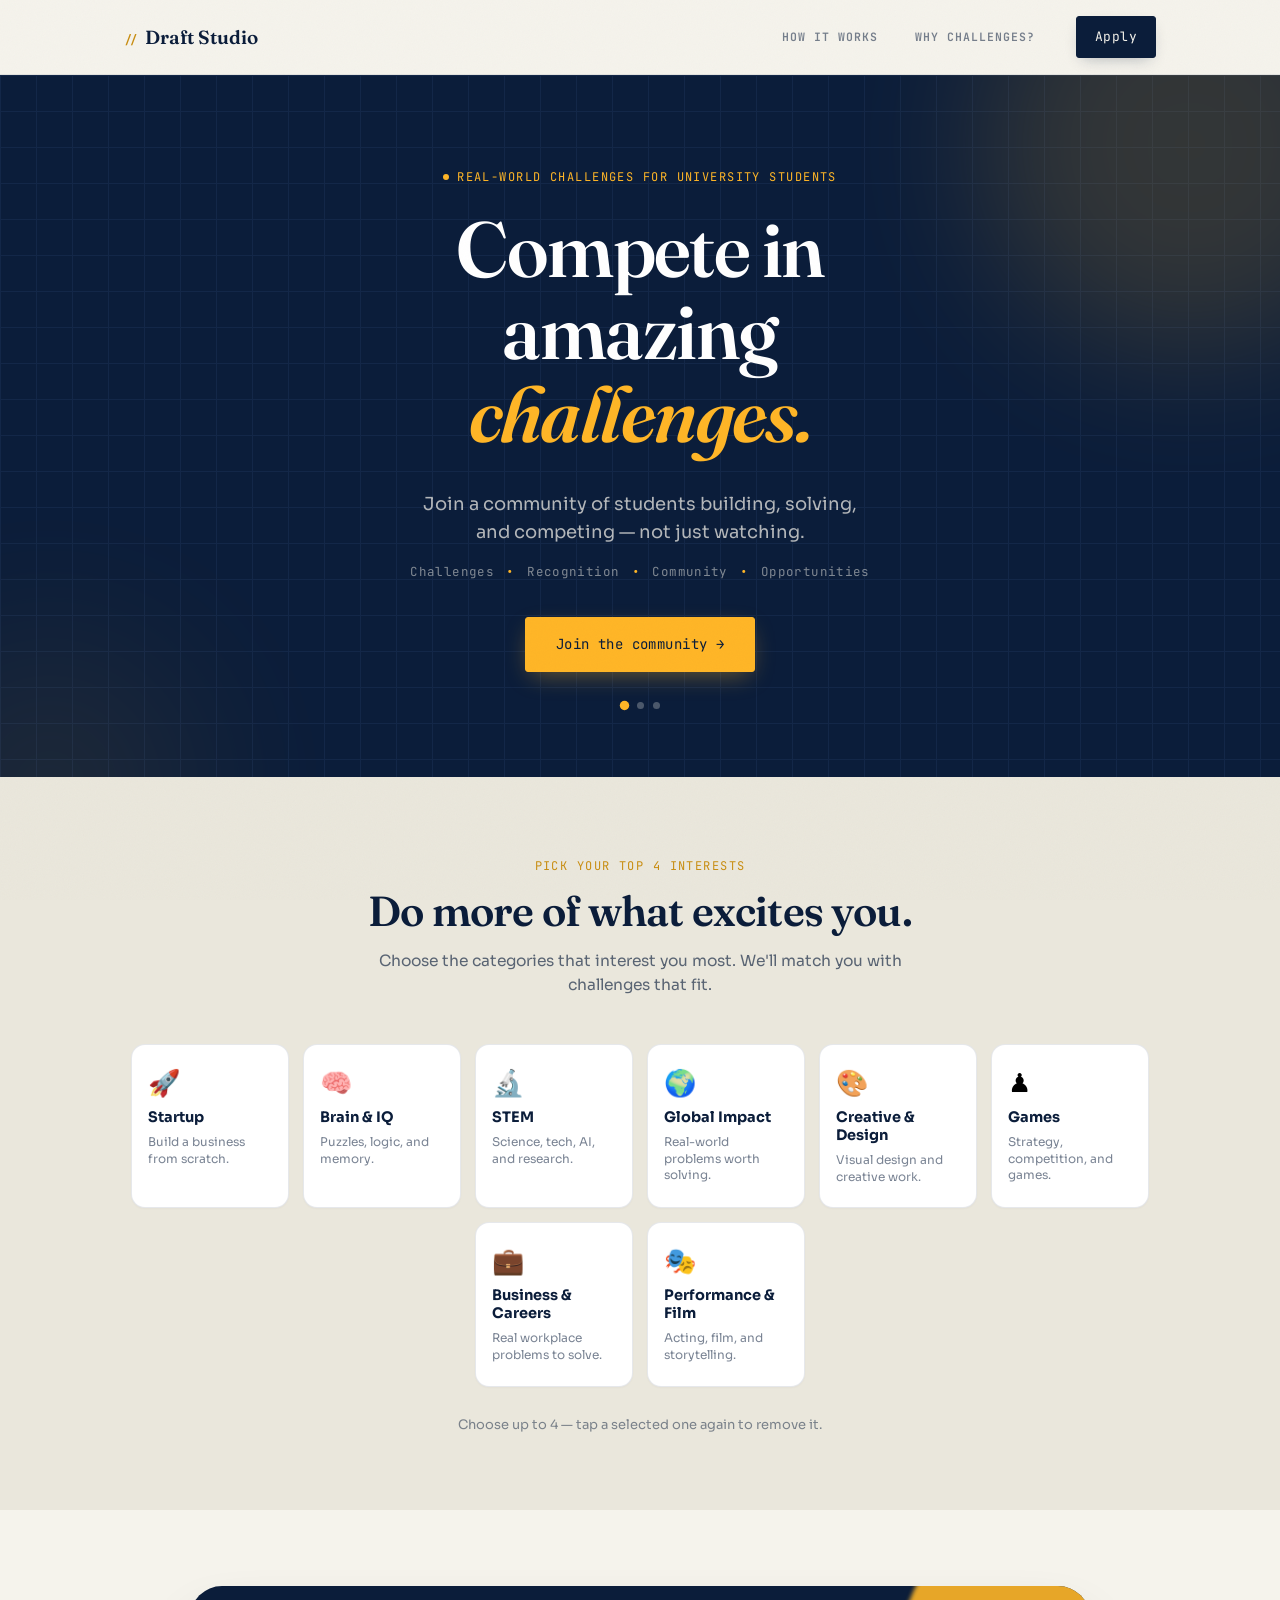
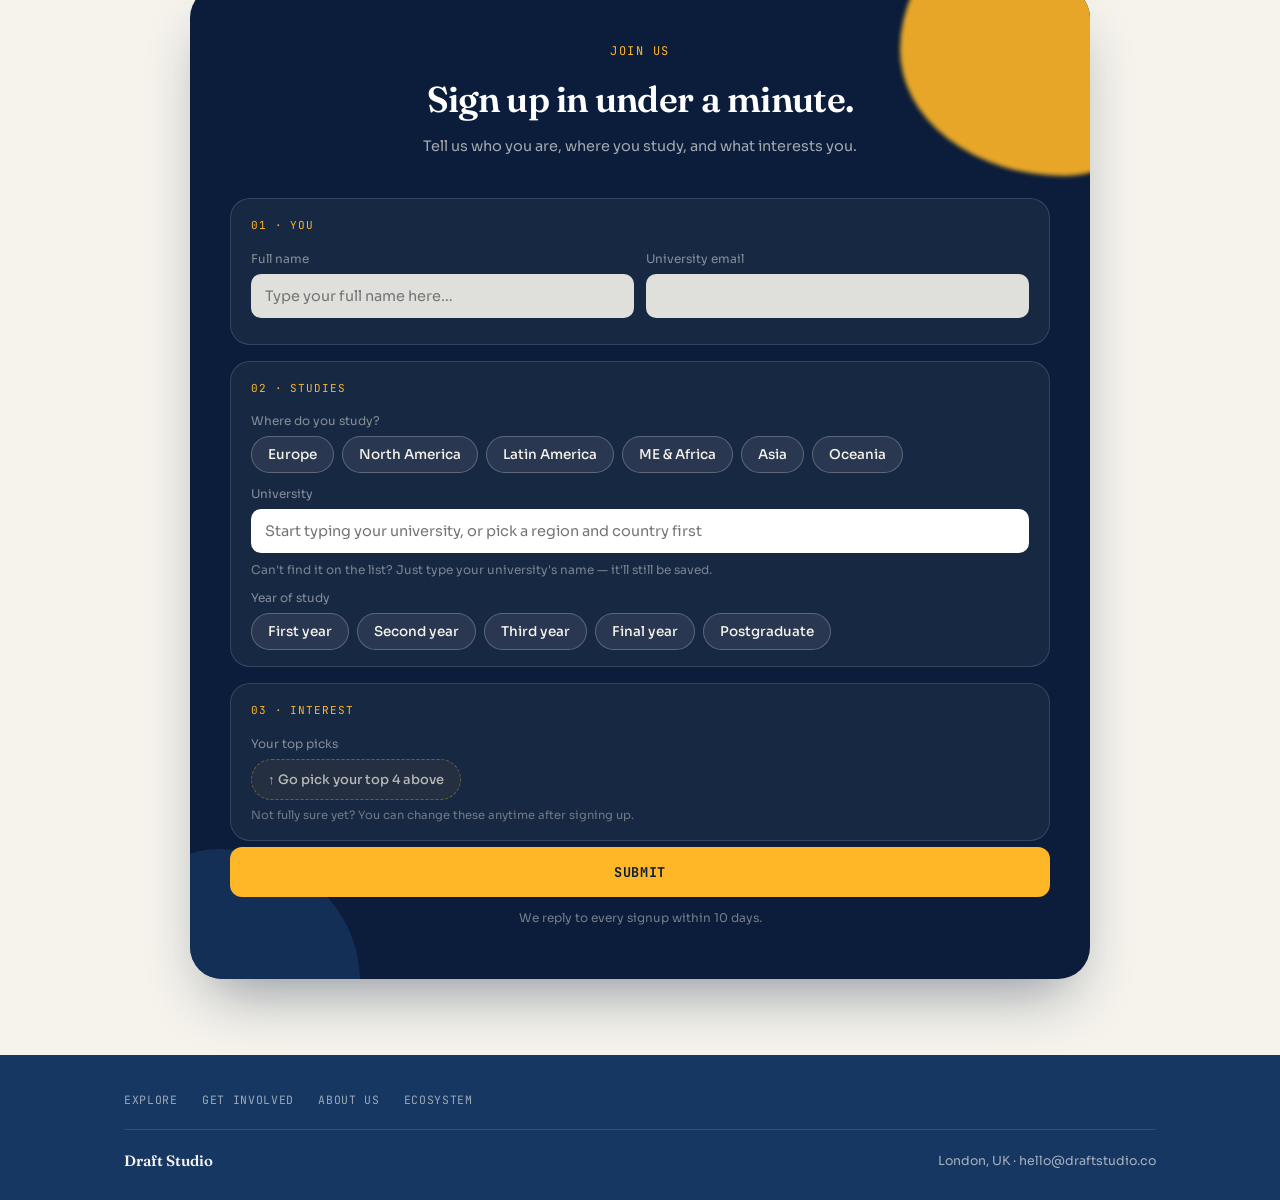
<file: index.html>
<!DOCTYPE html>
<html lang="en">
<head>
<meta charset="UTF-8">
<meta name="viewport" content="width=device-width, initial-scale=1.0, viewport-fit=cover">
<meta name="color-scheme" content="light">
<meta name="theme-color" content="#0B1D3A">
<title>Draft Studio — Compete in amazing challenges</title>
<link rel="preconnect" href="https://fonts.googleapis.com">
<link href="https://fonts.googleapis.com/css2?family=Fraunces:ital,opsz,wght@0,9..144,300;0,9..144,500;0,9..144,600;0,9..144,700;0,9..144,800;1,9..144,500;1,9..144,600&family=Sora:wght@300;400;500;600;700;800&family=JetBrains+Mono:wght@400;500;600&display=swap" rel="stylesheet">
<link rel="stylesheet" href="styles.css">
</head>
<body>

<header>
  <div class="wrap header-inner">
    <a href="index.html" class="logo"><span class="mark">//</span>Draft Studio</a>
    <div class="desktop-tabs">
      <a href="how-it-works.html">How it Works</a>
      <a href="challenge-matters.html">Why Challenges?</a>
      <a href="#apply" class="btn btn-primary">Apply</a>
    </div>
    <button class="hamburger" id="hamburger" aria-label="Menu"><span></span><span></span><span></span></button>
  </div>
  <div class="mobile-menu" id="mobileMenu">
    <a href="how-it-works.html">How it Works</a>
    <a href="challenge-matters.html">Why Challenges?</a>
    <a href="#apply">Apply</a>
  </div>
</header>

<section class="hero">
  <div class="blueprint-bg"></div>
  <div class="hero-light" id="heroLight"></div>
  <div class="hero-inner">
    <div class="eyebrow"><span class="dot"></span>Real-world challenges for University Students</div>
    <h1 id="heroHeadline">Compete in<br>amazing<br><em>challenges.</em></h1>
    <p class="lede">Join a community of students building, solving, and competing — not just watching.</p>
    <p class="hero-tags">Challenges <span>•</span> Recognition <span>•</span> Community <span>•</span> Opportunities</p>
    <div class="hero-ctas">
      <a href="#apply" class="btn btn-primary">Join the community →</a>
    </div>
    <div class="hero-dots" id="heroDots" aria-hidden="true">
      <span class="hero-dot active" data-dot="0"></span>
      <span class="hero-dot" data-dot="1"></span>
      <span class="hero-dot" data-dot="2"></span>
    </div>
  </div>
</section>

<section class="cat-section-light" id="challenges">
  <div class="wrap">
    <div class="section-head">
      <div class="eyebrow">Pick your top 4 interests</div>
      <h2>Do more of what excites you.</h2>
      <p>Choose the categories that interest you most. We'll match you with challenges that fit.</p>
    </div>

    <div class="cat-card-row" id="catCardRow">
      <button type="button" class="cat-card" data-cat="Startup" data-emoji="🚀" data-desc="Build a business from scratch.">
        <span class="cat-card-rank" aria-hidden="true"></span>
        <span class="cat-card-emoji">🚀</span>
        <span class="cat-card-label">Startup</span>
        <span class="cat-card-desc">Build a business from scratch.</span>
      </button>
      <button type="button" class="cat-card" data-cat="Brain & IQ" data-emoji="🧠" data-desc="Puzzles, logic, and memory.">
        <span class="cat-card-rank" aria-hidden="true"></span>
        <span class="cat-card-emoji">🧠</span>
        <span class="cat-card-label">Brain &amp; IQ</span>
        <span class="cat-card-desc">Puzzles, logic, and memory.</span>
      </button>
      <button type="button" class="cat-card" data-cat="STEM" data-emoji="🔬" data-desc="Science, tech, AI, and research.">
        <span class="cat-card-rank" aria-hidden="true"></span>
        <span class="cat-card-emoji">🔬</span>
        <span class="cat-card-label">STEM</span>
        <span class="cat-card-desc">Science, tech, AI, and research.</span>
      </button>
      <button type="button" class="cat-card" data-cat="Global Impact" data-emoji="🌍" data-desc="Real-world problems worth solving.">
        <span class="cat-card-rank" aria-hidden="true"></span>
        <span class="cat-card-emoji">🌍</span>
        <span class="cat-card-label">Global Impact</span>
        <span class="cat-card-desc">Real-world problems worth solving.</span>
      </button>
      <button type="button" class="cat-card" data-cat="Creative & Design" data-emoji="🎨" data-desc="Visual design and creative work.">
        <span class="cat-card-rank" aria-hidden="true"></span>
        <span class="cat-card-emoji">🎨</span>
        <span class="cat-card-label">Creative &amp; Design</span>
        <span class="cat-card-desc">Visual design and creative work.</span>
      </button>
      <button type="button" class="cat-card" data-cat="Games" data-emoji="♟" data-desc="Strategy, competition, and games.">
        <span class="cat-card-rank" aria-hidden="true"></span>
        <span class="cat-card-emoji">♟</span>
        <span class="cat-card-label">Games</span>
        <span class="cat-card-desc">Strategy, competition, and games.</span>
      </button>
      <button type="button" class="cat-card" data-cat="Business & Careers" data-emoji="💼" data-desc="Real workplace problems to solve.">
        <span class="cat-card-rank" aria-hidden="true"></span>
        <span class="cat-card-emoji">💼</span>
        <span class="cat-card-label">Business &amp; Careers</span>
        <span class="cat-card-desc">Real workplace problems to solve.</span>
      </button>
      <button type="button" class="cat-card" data-cat="Performance & Film" data-emoji="🎭" data-desc="Acting, film, and storytelling.">
        <span class="cat-card-rank" aria-hidden="true"></span>
        <span class="cat-card-emoji">🎭</span>
        <span class="cat-card-label">Performance &amp; Film</span>
        <span class="cat-card-desc">Acting, film, and storytelling.</span>
      </button>
    </div>

    <div class="cat-selection-footer">
      <p class="cat-selection-note" id="catSelectionNote">Choose up to 4 — tap a selected one again to remove it.</p>
      <a href="#apply" class="btn cat-continue-btn" id="catContinueBtn" style="display:none;">Continue to sign up →</a>
    </div>
  </div>
</section>

<section class="signup-section" id="apply">
  <div class="wrap">
    <div class="signup-card">
      <div class="signup-head">
        <div class="eyebrow">Join us</div>
        <h2>Sign up in under a minute.</h2>
        <p>Tell us who you are, where you study, and what interests you.</p>
      </div>

      <form id="signupForm" novalidate>
        <div class="form-groups">

          <div class="form-group">
            <span class="group-label">01 · You</span>
            <div class="form-row">
              <div class="field">
                <label for="fname">Full name</label>
                <input type="text" id="fname" name="fname" placeholder="Type your full name here…" required>
              </div>
              <div class="field">
                <label for="email">University email</label>
                <input type="email" id="email" name="email" required>
                <p class="email-nudge" id="emailNudge" style="display:none;">Enter your university email to receive a verified student badge</p>
              </div>
            </div>
          </div>

          <div class="form-group">
            <span class="group-label">02 · Studies</span>
            <div class="field" style="margin-bottom:12px;">
              <label>Where do you study?</label>
              <div class="region-country-wrap">
                <div class="chip-row region-chip-row">
                  <button type="button" class="pick-chip region-chip" data-region="Europe">Europe</button>
                  <button type="button" class="pick-chip region-chip" data-region="North America">North America</button>
                  <button type="button" class="pick-chip region-chip" data-region="Latin America">Latin America</button>
                  <button type="button" class="pick-chip region-chip" data-region="ME & Africa">ME &amp; Africa</button>
                  <button type="button" class="pick-chip region-chip" data-region="Asia">Asia</button>
                  <button type="button" class="pick-chip region-chip" data-region="Oceania">Oceania</button>
                </div>
                <div class="chip-row country-chip-row" id="countryChipRow"></div>
                <div class="other-country-field" id="otherCountryField" style="display:none;">
                  <input type="text" id="otherCountryInput" list="otherCountryOptions" placeholder="Type your country…">
                  <datalist id="otherCountryOptions"></datalist>
                </div>
              </div>
            </div>
            <div class="field">
              <label for="uni">University</label>
              <input type="text" id="uni" name="uni" list="uniOptions" placeholder="Start typing your university, or pick a region and country first" required>
              <datalist id="uniOptions"></datalist>
              <p class="region-hint">Can't find it on the list? Just type your university's name — it'll still be saved.</p>
            </div>
            <div class="field" style="margin-bottom:0;">
              <label>Year of study</label>
              <input type="hidden" id="year" name="year">
              <div class="chip-row year-chip-row">
                <button type="button" class="pick-chip" data-year="First year">First year</button>
                <button type="button" class="pick-chip" data-year="Second year">Second year</button>
                <button type="button" class="pick-chip" data-year="Third year">Third year</button>
                <button type="button" class="pick-chip" data-year="Final year">Final year</button>
                <button type="button" class="pick-chip" data-year="Postgraduate">Postgraduate</button>
              </div>
            </div>
          </div>

          <!-- name/email placeholder progression: see app.js -->


          <div class="form-group">
            <span class="group-label">03 · Interest</span>
            <div class="field" style="margin-bottom:0;">
              <label>Your top picks</label>
              <input type="hidden" id="interest" name="interest">
              <div class="picks-display" id="picksDisplay"></div>
              <p class="field-hint">Not fully sure yet? You can change these anytime after signing up.</p>
            </div>
          </div>

        </div>

        <button type="submit" class="submit-btn" id="submitBtn">Submit</button>
        <p class="form-note">We reply to every signup within 10 days.</p>
        <p class="error-note" id="errorMsg">Something went wrong submitting that — please try again.</p>
      </form>

      <div class="success-card" id="successCard">
        <div class="check">✓</div>
        <h3>You're in.</h3>
        <p>We'll be in touch within 10 days. Keep an eye on your university inbox.</p>
      </div>
    </div>
  </div>
</section>

<footer>
  <div class="wrap">
    <div class="footer-links">
      <a href="explore.html">Explore</a>
      <a href="get-involved.html">Get Involved</a>
      <a href="about.html">About Us</a>
      <a href="ecosystem.html">Ecosystem</a>
    </div>
    <div class="footer-inner">
      <div class="logo">Draft Studio</div>
      <div>London, UK · hello@draftstudio.co</div>
    </div>
  </div>
</footer>

<script src="app.js"></script>
</body>
</html>
</file>
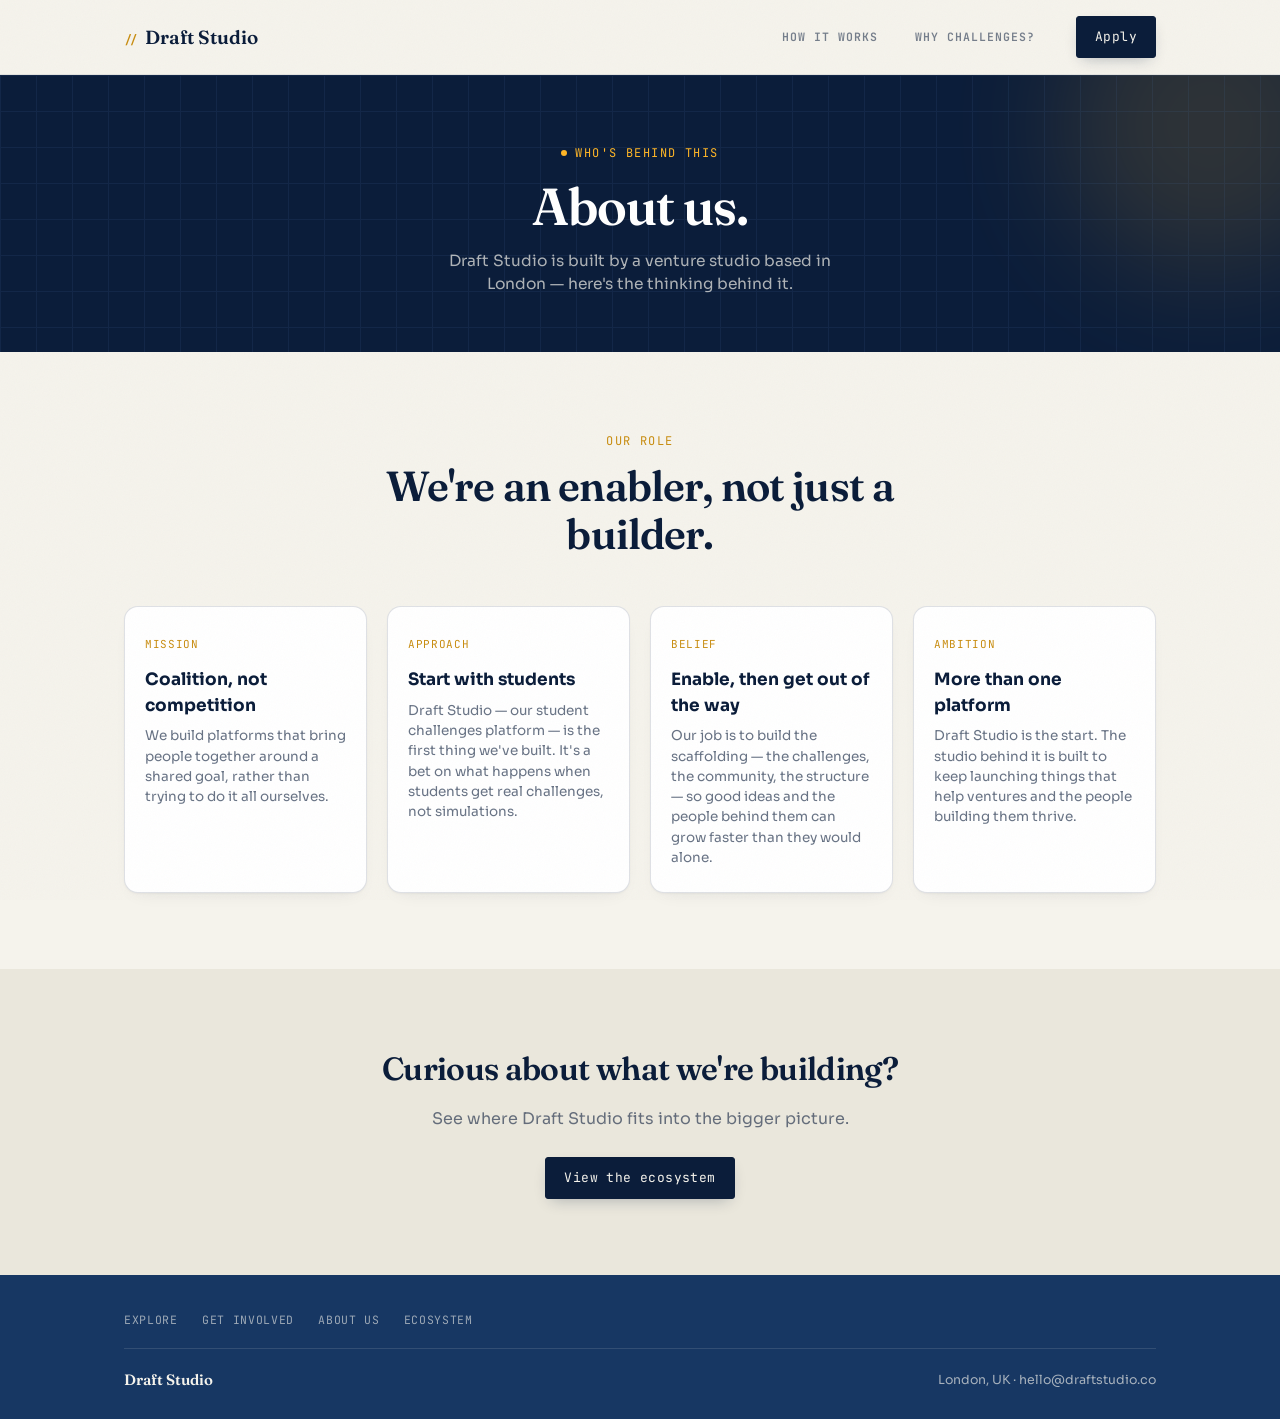
<file: about.html>
<!DOCTYPE html>
<html lang="en">
<head>
<meta charset="UTF-8">
<meta name="viewport" content="width=device-width, initial-scale=1.0, viewport-fit=cover">
<meta name="color-scheme" content="light">
<meta name="theme-color" content="#0B1D3A">
<title>About Us — Draft Studio</title>
<link rel="preconnect" href="https://fonts.googleapis.com">
<link href="https://fonts.googleapis.com/css2?family=Fraunces:ital,opsz,wght@0,9..144,300;0,9..144,500;0,9..144,600;0,9..144,700;0,9..144,800;1,9..144,500;1,9..144,600&family=Sora:wght@300;400;500;600;700;800&family=JetBrains+Mono:wght@400;500;600&display=swap" rel="stylesheet">
<link rel="stylesheet" href="styles.css">
</head>
<body>

<header>
  <div class="wrap header-inner">
    <a href="index.html" class="logo"><span class="mark">//</span>Draft Studio</a>
    <div class="desktop-tabs">
      <a href="how-it-works.html">How it Works</a>
      <a href="challenge-matters.html">Why Challenges?</a>
      <a href="index.html#apply" class="btn btn-primary">Apply</a>
    </div>
    <button class="hamburger" id="hamburger" aria-label="Menu"><span></span><span></span><span></span></button>
  </div>
  <div class="mobile-menu" id="mobileMenu">
    <a href="how-it-works.html">How it Works</a>
    <a href="challenge-matters.html">Why Challenges?</a>
    <a href="index.html#apply">Apply</a>
  </div>
</header>

<section class="page-hero">
  <div class="blueprint-bg"></div>
  <div class="page-hero-inner">
    <div class="eyebrow"><span class="dot"></span>Who's behind this</div>
    <h1>About us.</h1>
    <p>Draft Studio is built by a venture studio based in London — here's the thinking behind it.</p>
  </div>
</section>

<section>
  <div class="wrap">
    <div class="section-head">
      <div class="eyebrow">Our role</div>
      <h2>We're an enabler, not just a builder.</h2>
    </div>
    <div class="perks">
      <div class="perk">
        <span class="tag">Mission</span>
        <h4>Coalition, not competition</h4>
        <p>We build platforms that bring people together around a shared goal, rather than trying to do it all ourselves.</p>
      </div>
      <div class="perk">
        <span class="tag">Approach</span>
        <h4>Start with students</h4>
        <p>Draft Studio — our student challenges platform — is the first thing we've built. It's a bet on what happens when students get real challenges, not simulations.</p>
      </div>
      <div class="perk">
        <span class="tag">Belief</span>
        <h4>Enable, then get out of the way</h4>
        <p>Our job is to build the scaffolding — the challenges, the community, the structure — so good ideas and the people behind them can grow faster than they would alone.</p>
      </div>
      <div class="perk">
        <span class="tag">Ambition</span>
        <h4>More than one platform</h4>
        <p>Draft Studio is the start. The studio behind it is built to keep launching things that help ventures and the people building them thrive.</p>
      </div>
    </div>
  </div>
</section>

<section class="cta-band">
  <div class="wrap">
    <h2>Curious about what we're building?</h2>
    <p>See where Draft Studio fits into the bigger picture.</p>
    <a href="ecosystem.html" class="btn btn-primary">View the ecosystem</a>
  </div>
</section>

<footer>
  <div class="wrap">
    <div class="footer-links">
      <a href="explore.html">Explore</a>
      <a href="get-involved.html">Get Involved</a>
      <a href="about.html">About Us</a>
      <a href="ecosystem.html">Ecosystem</a>
    </div>
    <div class="footer-inner">
      <div class="logo">Draft Studio</div>
      <div>London, UK · hello@draftstudio.co</div>
    </div>
  </div>
</footer>

<script src="app.js"></script>
</body>
</html>
</file>
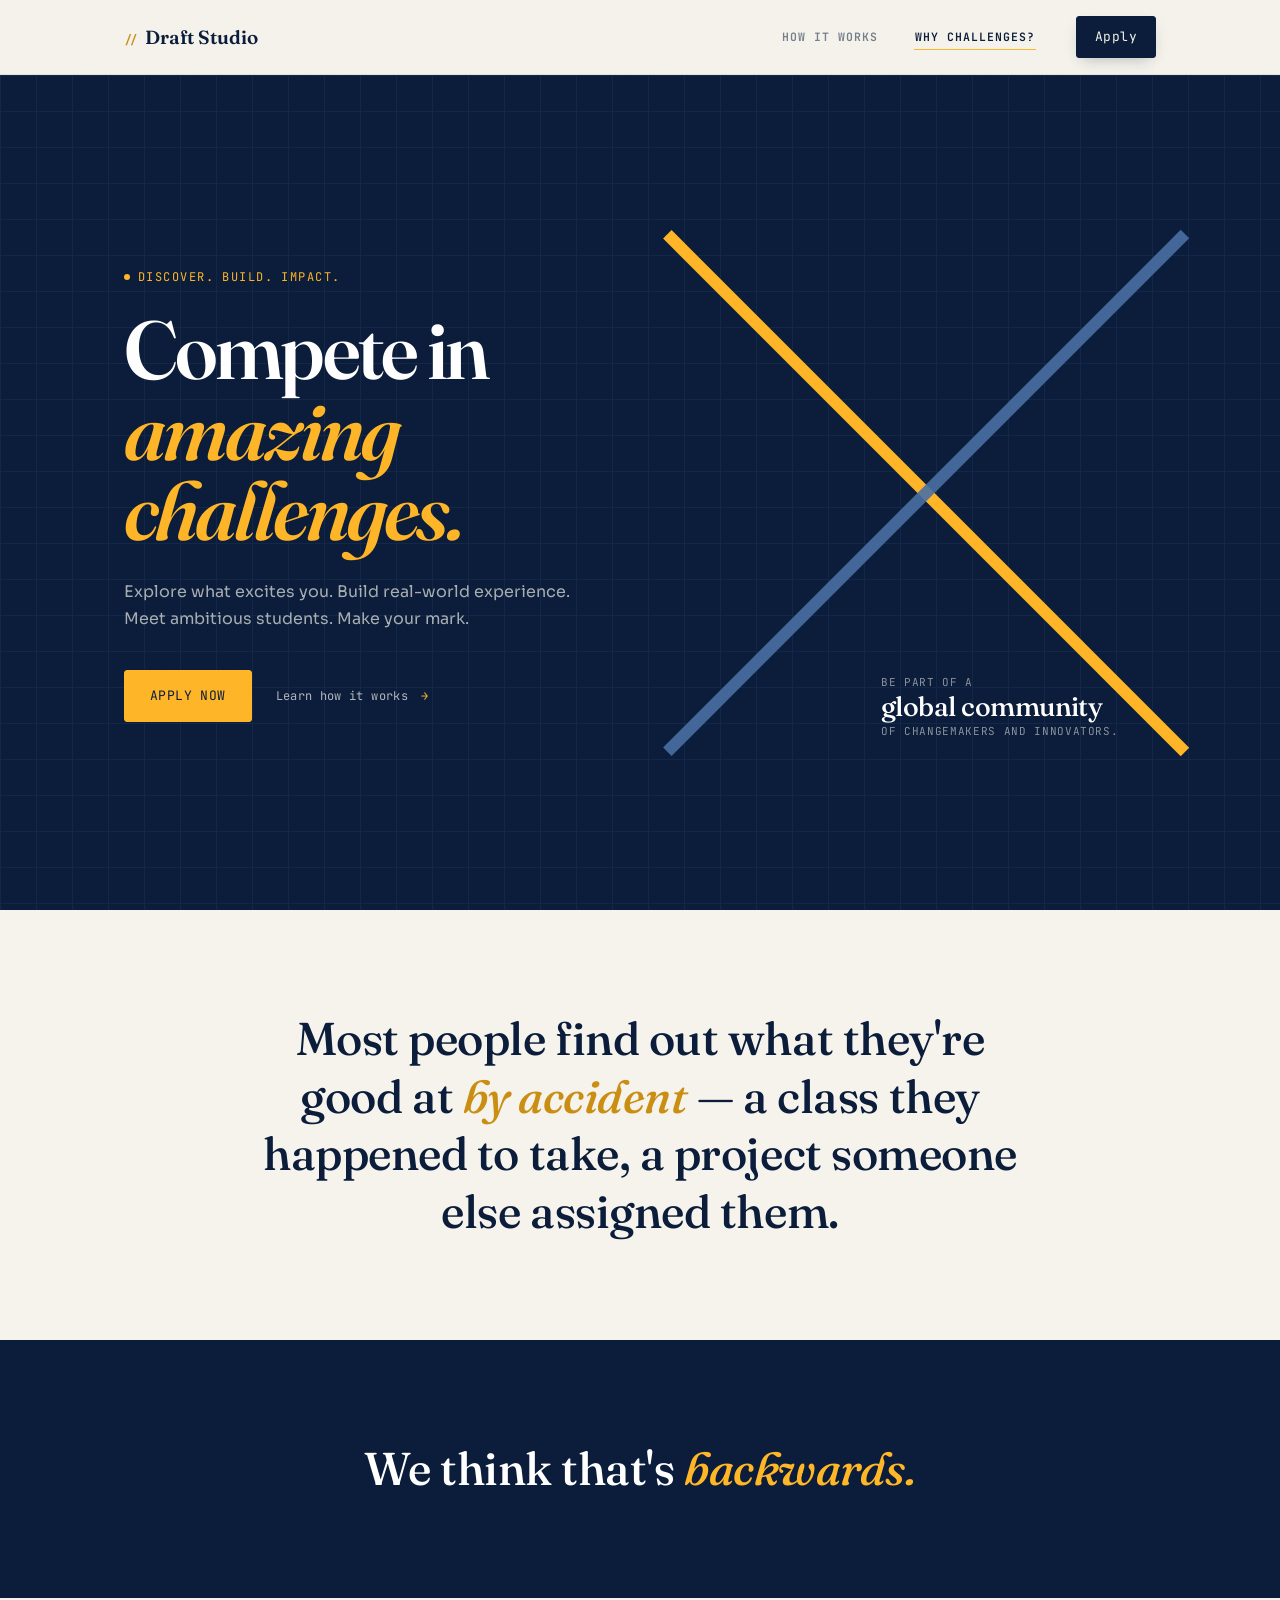
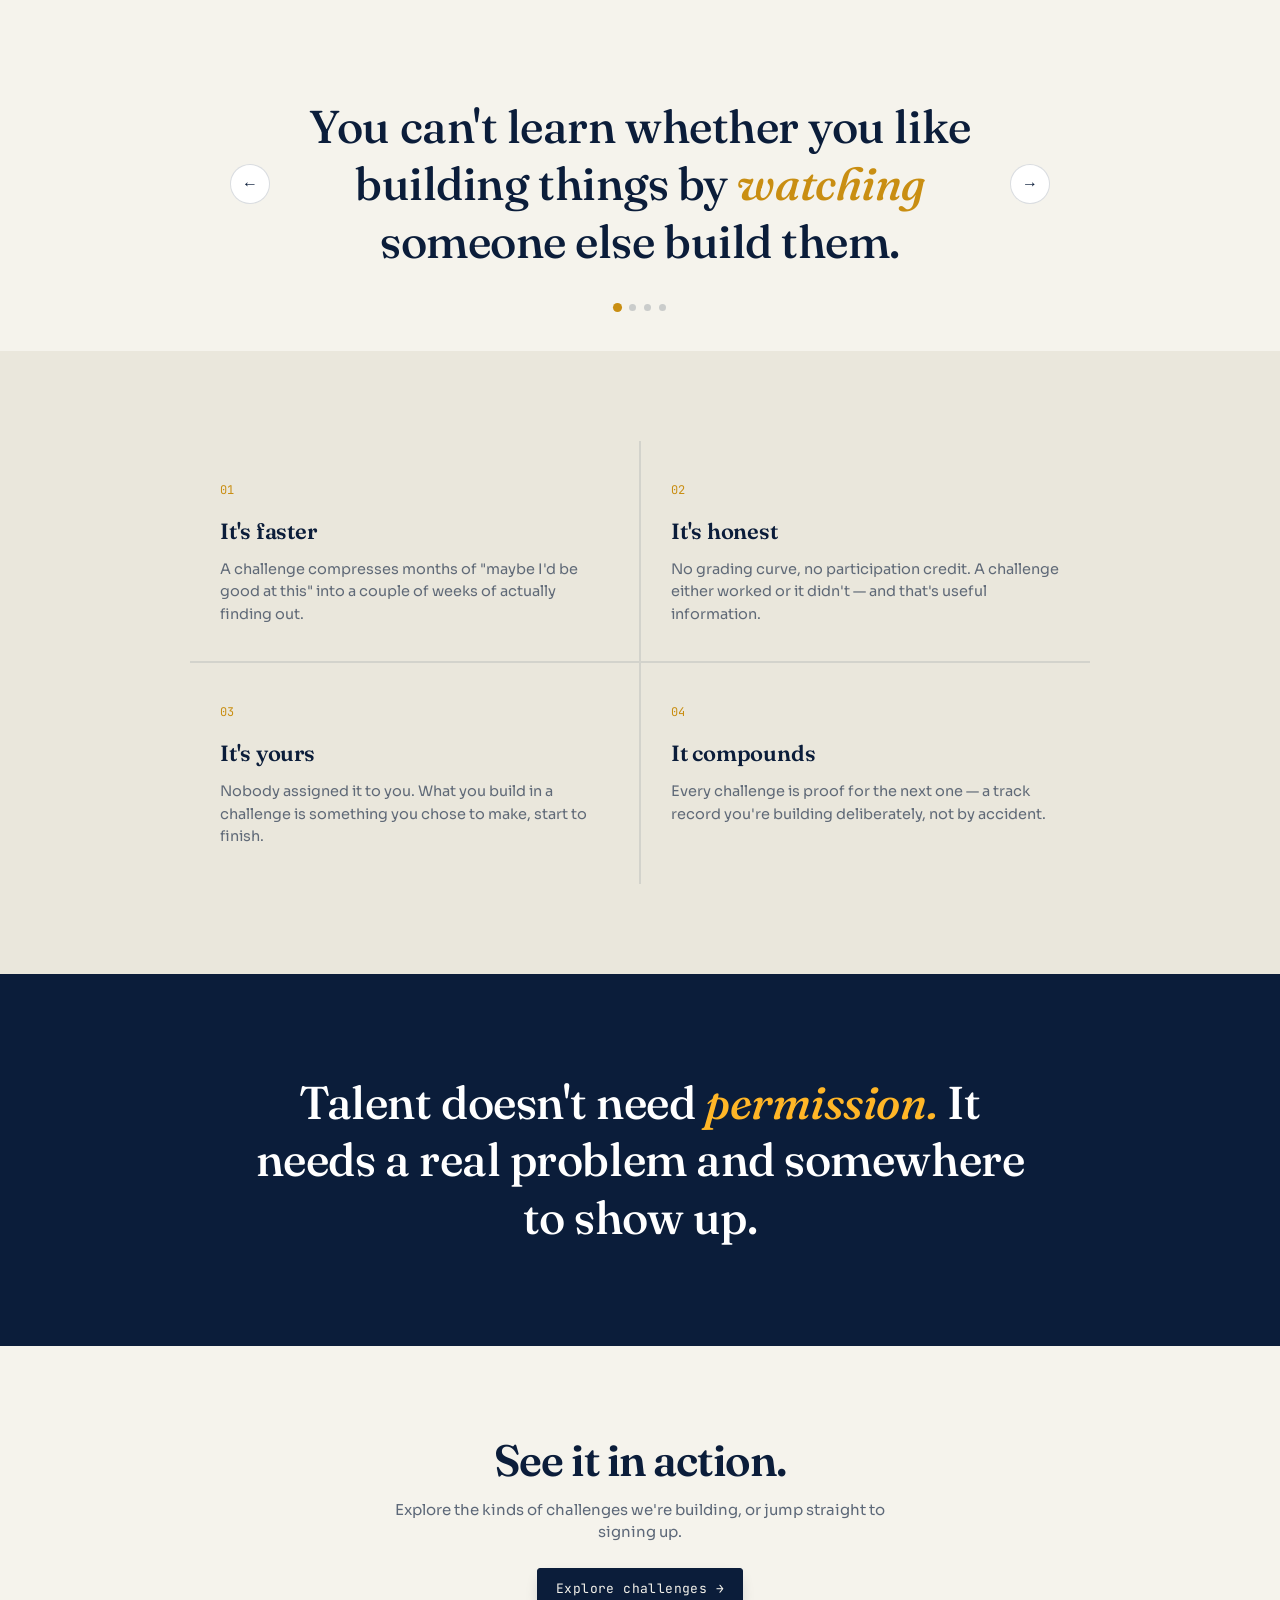
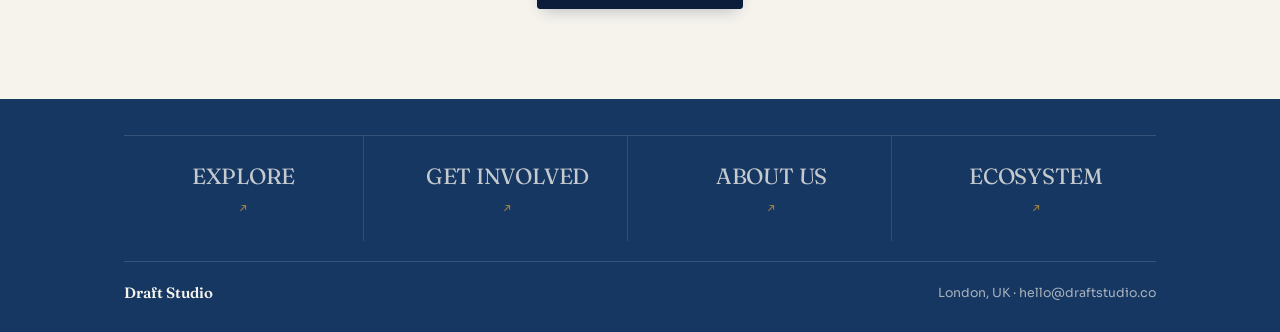
<file: challenge-matters.html>
<!DOCTYPE html>
<html lang="en">
<head>
<meta charset="UTF-8">
<meta name="viewport" content="width=device-width, initial-scale=1.0, viewport-fit=cover">
<meta name="color-scheme" content="light">
<meta name="theme-color" content="#0B1D3A">
<title>Why Challenges? — Draft Studio</title>
<link rel="preconnect" href="https://fonts.googleapis.com">
<link href="https://fonts.googleapis.com/css2?family=Fraunces:ital,opsz,wght@0,9..144,300;0,9..144,500;0,9..144,600;0,9..144,700;0,9..144,800;1,9..144,500;1,9..144,600&family=Sora:wght@300;400;500;600;700;800&family=JetBrains+Mono:wght@400;500;600&display=swap" rel="stylesheet">
<link rel="stylesheet" href="styles.css">
<style>
  .matters-hero{
    min-height:calc(100svh - 65px);
    padding:70px 0;
    background:var(--ink);
    color:var(--paper);
    position:relative;
    overflow:hidden;
    display:flex;
    align-items:center;
  }

  .matters-hero .blueprint-bg{
    opacity:0.13;
  }

  .matters-hero-grid{
    width:100%;
    position:relative;
    z-index:2;
    display:grid;
    grid-template-columns:minmax(0, 0.95fr) minmax(420px, 1.05fr);
    align-items:center;
    gap:30px;
  }

  .matters-hero-copy{
    position:relative;
    z-index:3;
    padding:30px 0;
  }

  .matters-hero .eyebrow{
    color:var(--amber);
    margin-bottom:24px;
  }

  .matters-hero h1{
    font-size:clamp(48px, 6.5vw, 82px);
    line-height:0.98;
    color:var(--white);
    letter-spacing:-0.035em;
    max-width:650px;
  }

  .matters-hero h1 em{
    font-style:italic;
    color:var(--amber);
  }

  .matters-hero-lede{
    margin-top:28px;
    max-width:500px;
    font-size:16px;
    line-height:1.65;
    color:rgba(245,243,236,0.68);
  }

  .matters-hero-actions{
    display:flex;
    align-items:center;
    gap:24px;
    margin-top:38px;
    flex-wrap:wrap;
  }

  .matters-apply{
    background:var(--amber);
    border-color:var(--amber);
    color:var(--ink);
    padding:15px 25px;
    font-size:13px;
  }

  .matters-apply:hover{
    background:var(--white);
    border-color:var(--white);
    color:var(--ink);
  }

  .matters-learn{
    font-family:'JetBrains Mono', monospace;
    font-size:12px;
    letter-spacing:0.03em;
    color:rgba(245,243,236,0.72);
    transition:color .15s ease;
  }

  .matters-learn span{
    color:var(--amber);
    margin-left:6px;
  }

  .matters-learn:hover{
    color:var(--white);
  }


  /* X VISUAL */

  .matters-hero-visual{
    position:relative;
    min-height:580px;
    display:flex;
    align-items:center;
    justify-content:center;
  }

  .hero-x{
    position:absolute;
    width:min(620px, 55vw);
    height:min(620px, 55vw);
    right:-80px;
    top:50%;
    transform:translateY(-50%);
  }

  .x-stroke{
    position:absolute;
    left:50%;
    top:50%;
    width:118%;
    height:12px;
    transform-origin:center;
    background:var(--amber);
  }

  .x-stroke-one{
    transform:translate(-50%, -50%) rotate(45deg);
  }

  .x-stroke-two{
    transform:translate(-50%, -50%) rotate(-45deg);
    background:var(--line);
    opacity:0.9;
  }

  .hero-community{
    position:absolute;
    z-index:4;
    right:25px;
    bottom:42px;
    width:250px;
    display:flex;
    flex-direction:column;
    gap:2px;
    font-family:'JetBrains Mono', monospace;
    font-size:11px;
    line-height:1.55;
    text-transform:uppercase;
    letter-spacing:0.06em;
    color:rgba(245,243,236,0.55);
  }

  .hero-community strong{
    font-family:'Fraunces', serif;
    font-size:27px;
    line-height:1.05;
    font-weight:500;
    letter-spacing:-0.02em;
    text-transform:none;
    color:var(--white);
  }


  /* MOBILE */

  @media (max-width:800px){

    .matters-hero{
      min-height:auto;
      padding:70px 0 45px;
    }

    .matters-hero-grid{
      grid-template-columns:1fr;
      gap:0;
    }

    .matters-hero-copy{
      padding:10px 0 0;
    }

    .matters-hero h1{
      font-size:clamp(48px, 14vw, 72px);
    }

    .matters-hero-lede{
      max-width:520px;
    }

    .matters-hero-visual{
      min-height:390px;
      margin-top:5px;
    }

    .hero-x{
      width:440px;
      height:440px;
      max-width:100vw;
      max-height:100vw;
      right:50%;
      top:50%;
      transform:translate(50%, -50%);
    }

    .hero-community{
      right:10px;
      bottom:15px;
      width:220px;
    }

  }

  @media (max-width:520px){

    .matters-hero{
      padding-top:55px;
    }

    .matters-hero .eyebrow{
      font-size:10px;
      letter-spacing:0.09em;
    }

    .matters-hero h1{
      font-size:clamp(44px, 13vw, 62px);
    }

    .matters-hero-lede{
      font-size:15px;
      line-height:1.55;
    }

    .matters-hero-actions{
      gap:18px;
      margin-top:30px;
    }

    .matters-hero-visual{
      min-height:330px;
    }

    .hero-x{
      width:350px;
      height:350px;
    }

    .x-stroke{
      height:9px;
    }

    .hero-community{
      right:0;
      bottom:8px;
      width:190px;
      font-size:9px;
    }

    .hero-community strong{
      font-size:23px;
    }

  }

  .explore-cta{
  padding:90px 0;
  text-align:center;
}

.explore-cta .wrap{
  display:flex;
  flex-direction:column;
  align-items:center;
}

.explore-cta h2{
  font-size:clamp(30px, 5vw, 44px);
  line-height:1.1;
}

.explore-cta p{
  max-width:520px;
  margin:14px auto 24px;
  color:rgba(11,29,58,0.65);
  font-size:15px;
}

  .footer-links{
  display:grid;
  grid-template-columns:repeat(4, 1fr);
  border-top:1px solid rgba(245,243,236,0.14);
  border-bottom:1px solid rgba(245,243,236,0.14);
}

.footer-links a{
  position:relative;
  padding:24px 18px;
  font-family:'Fraunces', serif;
  font-size:22px;
  letter-spacing:-0.01em;
  color:rgba(245,243,236,0.78);
  text-align:center;
  transition:
    background .2s ease,
    color .2s ease,
    transform .2s ease;
}

.footer-links a:not(:last-child){
  border-right:1px solid rgba(245,243,236,0.12);
}

.footer-links a::after{
  content:"↗";
  display:block;
  margin-top:7px;
  font-family:'JetBrains Mono', monospace;
  font-size:11px;
  color:var(--amber);
  opacity:0.65;
  transition:transform .2s ease, opacity .2s ease;
}

.footer-links a:hover{
  background:rgba(245,243,236,0.05);
  color:var(--white);
}

.footer-links a:hover::after{
  transform:translate(3px,-3px);
  opacity:1;
}

@media (max-width:640px){
  .footer-links{
    grid-template-columns:1fr 1fr;
  }

  .footer-links a{
    padding:20px 10px;
    font-size:18px;
  }

  .footer-links a:nth-child(2){
    border-right:none;
  }

  .footer-links a:nth-child(-n+2){
    border-bottom:1px solid rgba(245,243,236,0.12);
  }
}

  /* KEEP EVERYTHING BELOW THIS EXACTLY AS IT WAS */

  .statement{
    padding:100px 24px;
    text-align:center;
  }

  .statement p{
    max-width:780px;
    margin:0 auto;
    font-family:'Fraunces', serif;
    font-weight:500;
    font-size:clamp(26px, 5vw, 46px);
    line-height:1.25;
    letter-spacing:-0.01em;
  }

  .statement p em{
    font-style:italic;
    color:var(--amber-dim);
  }

  .statement.dark{ background:var(--ink); }
  .statement.dark p{ color:var(--white); }
  .statement.dark p em{ color:var(--amber); }

  .statement.light{ background:var(--paper); }
  .statement.light p{ color:var(--ink); }

  .reasons-band{
    background:var(--paper-dim);
    padding:90px 24px;
  }

  .reasons-grid{
    max-width:900px;
    margin:0 auto;
    display:grid;
    grid-template-columns:1fr 1fr;
    gap:2px;
    background:rgba(11,29,58,0.1);
  }

  @media (max-width:700px){
    .reasons-grid{ grid-template-columns:1fr; }
  }

  .reason-cell{
    background:var(--paper-dim);
    padding:36px 30px;
  }

  .reason-cell .num{
    font-family:'JetBrains Mono', monospace;
    font-size:12px;
    color:var(--amber-dim);
  }

  .reason-cell h3{
    font-size:22px;
    margin:14px 0 10px;
  }

  .reason-cell p{
    font-size:14.5px;
    color:rgba(11,29,58,0.62);
    line-height:1.55;
  }

  .analogy-carousel-section{ padding-bottom:40px; }

  .analogy-carousel{
    display:flex;
    align-items:center;
    justify-content:center;
    gap:18px;
    max-width:820px;
    margin:0 auto;
  }

  .analogy-track{
    position:relative;
    flex:1;
    min-height:1.6em;
  }

  .analogy-slide{
    display:none;
    position:relative;
    margin:0 auto !important;
  }

  .analogy-slide.active{
    display:block;
    animation:analogyFade .4s ease;
  }

  @keyframes analogyFade{
    from{ opacity:0; transform:translateY(6px); }
    to{ opacity:1; transform:translateY(0); }
  }

  .analogy-arrow{
    flex-shrink:0;
    width:40px;
    height:40px;
    border-radius:50%;
    background:var(--white);
    border:1.5px solid rgba(11,29,58,0.15);
    color:var(--ink);
    font-size:16px;
    cursor:pointer;
    display:flex;
    align-items:center;
    justify-content:center;
    transition:border-color .15s ease, background .15s ease, transform .15s ease;
  }

  .analogy-arrow:hover{
    border-color:var(--amber-dim);
    background:#FFF9EC;
    transform:translateY(-1px);
  }

  .analogy-dots{
    display:flex;
    justify-content:center;
    gap:8px;
    margin-top:34px;
  }

  .analogy-dot{
    width:7px;
    height:7px;
    border-radius:50%;
    background:rgba(11,29,58,0.18);
    cursor:pointer;
    transition:background .2s ease, transform .2s ease;
  }

  .analogy-dot.active{
    background:var(--amber-dim);
    transform:scale(1.3);
  }

  @media (max-width:600px){
    .analogy-carousel{ gap:10px; }
    .analogy-arrow{
      width:34px;
      height:34px;
      font-size:14px;
    }
  }
</style>
</head>
<body>

<header>
  <div class="wrap header-inner">
    <a href="index.html" class="logo"><span class="mark">//</span>Draft Studio</a>
    <div class="desktop-tabs">
      <a href="how-it-works.html">How it Works</a>
      <a href="challenge-matters.html" class="active">Why Challenges?</a>
      <a href="index.html#apply" class="btn btn-primary">Apply</a>
    </div>
    <button class="hamburger" id="hamburger" aria-label="Menu"><span></span><span></span><span></span></button>
  </div>
  <div class="mobile-menu" id="mobileMenu">
    <a href="how-it-works.html">How it Works</a>
    <a href="challenge-matters.html" class="active">Why Challenges?</a>
    <a href="index.html#apply">Apply</a>
  </div>
</header>

<section class="matters-hero">
  <div class="blueprint-bg"></div>

  <div class="matters-hero-grid wrap">
    <div class="matters-hero-copy">
      <div class="eyebrow">
        <span class="dot"></span>
        DISCOVER. BUILD. IMPACT.
      </div>

      <h1>
        Compete in<br>
        <em>amazing challenges.</em>
      </h1>

      <p class="matters-hero-lede">
        Explore what excites you. Build real-world experience.
        Meet ambitious students. Make your mark.
      </p>

      <div class="matters-hero-actions">
        <a href="index.html#apply" class="btn matters-apply">
          APPLY NOW
        </a>

        <a href="how-it-works.html" class="matters-learn">
          Learn how it works <span>→</span>
        </a>
      </div>
    </div>

    <div class="matters-hero-visual" aria-hidden="true">
      <div class="hero-x">
        <span class="x-stroke x-stroke-one"></span>
        <span class="x-stroke x-stroke-two"></span>
      </div>

      <div class="hero-community">
        <span>Be part of a</span>
        <strong>global community</strong>
        <span>of changemakers and innovators.</span>
      </div>
    </div>
  </div>
</section>

<section class="statement light">
  <p>Most people find out what they're good at <em>by accident</em> — a class they happened to take, a project someone else assigned them.</p>
</section>

<section class="statement dark">
  <p>We think that's <em>backwards.</em></p>
</section>

<section class="statement light analogy-carousel-section">
  <div class="analogy-carousel" id="analogyCarousel">
    <button type="button" class="analogy-arrow analogy-arrow-left" id="analogyPrev" aria-label="Previous">←</button>
    <div class="analogy-track" id="analogyTrack">
      <p class="analogy-slide active">You can't learn whether you like building things by <em>watching</em> someone else build them.</p>
      <p class="analogy-slide">// placeholder — another analogy goes here</p>
      <p class="analogy-slide">// placeholder — another analogy goes here</p>
      <p class="analogy-slide">// placeholder — another analogy goes here</p>
    </div>
    <button type="button" class="analogy-arrow analogy-arrow-right" id="analogyNext" aria-label="Next">→</button>
  </div>
  <div class="analogy-dots" id="analogyDots">
    <span class="analogy-dot active" data-slide="0"></span>
    <span class="analogy-dot" data-slide="1"></span>
    <span class="analogy-dot" data-slide="2"></span>
    <span class="analogy-dot" data-slide="3"></span>
  </div>
</section>

<section class="reasons-band">
  <div class="reasons-grid">
    <div class="reason-cell">
      <span class="num">01</span>
      <h3>It's faster</h3>
      <p>A challenge compresses months of "maybe I'd be good at this" into a couple of weeks of actually finding out.</p>
    </div>
    <div class="reason-cell">
      <span class="num">02</span>
      <h3>It's honest</h3>
      <p>No grading curve, no participation credit. A challenge either worked or it didn't — and that's useful information.</p>
    </div>
    <div class="reason-cell">
      <span class="num">03</span>
      <h3>It's yours</h3>
      <p>Nobody assigned it to you. What you build in a challenge is something you chose to make, start to finish.</p>
    </div>
    <div class="reason-cell">
      <span class="num">04</span>
      <h3>It compounds</h3>
      <p>Every challenge is proof for the next one — a track record you're building deliberately, not by accident.</p>
    </div>
  </div>
</section>

<section class="statement dark">
  <p>Talent doesn't need <em>permission.</em> It needs a real problem and somewhere to show up.</p>
</section>

<section class="explore-cta" style="background:var(--paper);">
  <div class="wrap">
    <h2>See it in action.</h2>
    <p>Explore the kinds of challenges we're building, or jump straight to signing up.</p>
    <a href="explore.html" class="btn btn-primary">Explore challenges →</a>
  </div>
</section>

<footer>
  <div class="wrap">
    <div class="footer-links">
      <a href="explore.html">Explore</a>
      <a href="get-involved.html">Get Involved</a>
      <a href="about.html">About Us</a>
      <a href="ecosystem.html">Ecosystem</a>
    </div>
    <div class="footer-inner">
      <div class="logo">Draft Studio</div>
      <div>London, UK · hello@draftstudio.co</div>
    </div>
  </div>
</footer>

<script src="app.js"></script>
</body>
</html>
</file>
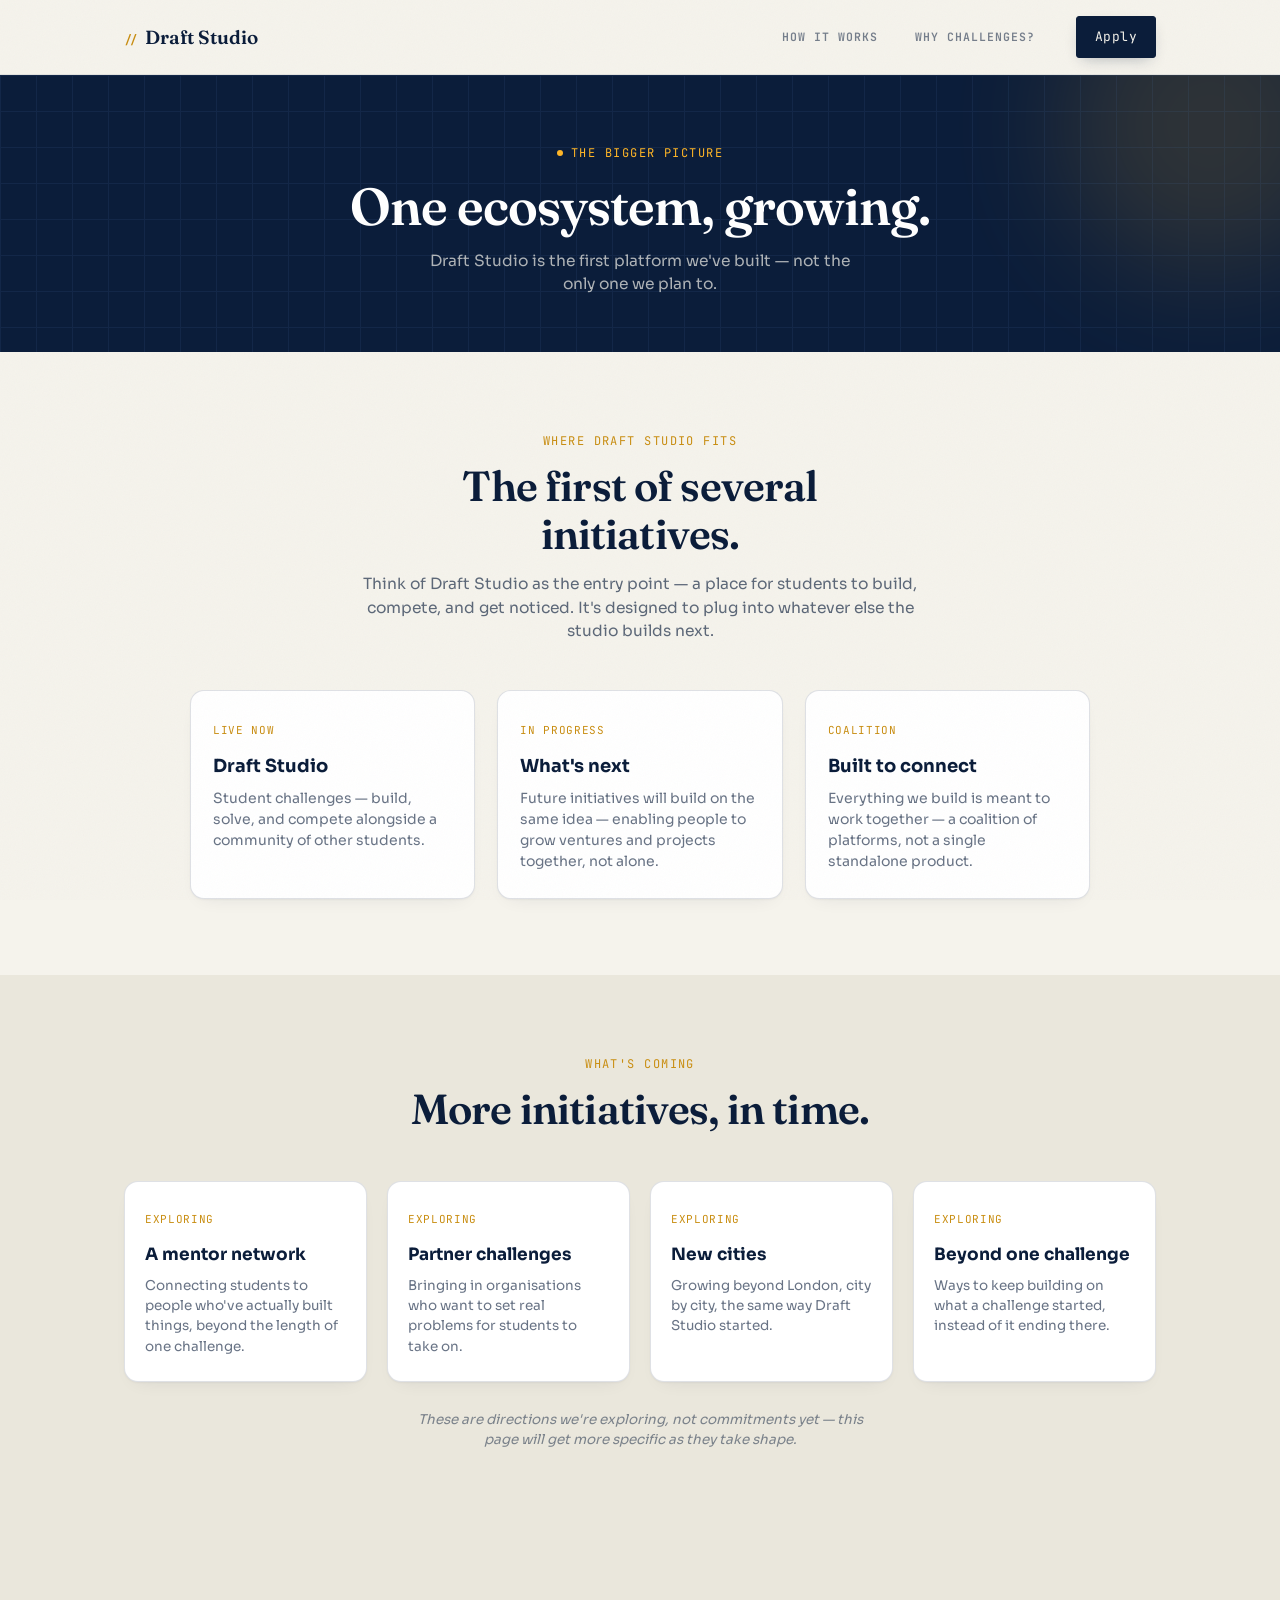
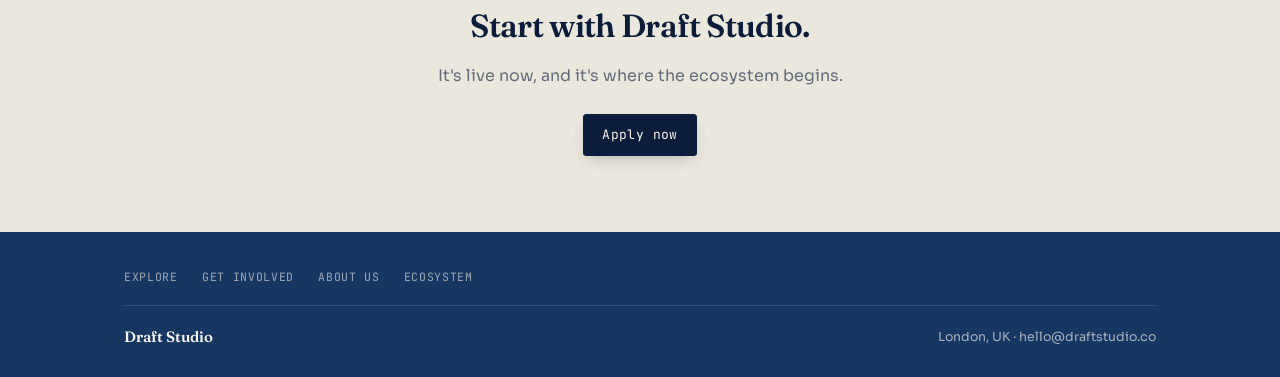
<file: ecosystem.html>
<!DOCTYPE html>
<html lang="en">
<head>
<meta charset="UTF-8">
<meta name="viewport" content="width=device-width, initial-scale=1.0, viewport-fit=cover">
<meta name="color-scheme" content="light">
<meta name="theme-color" content="#0B1D3A">
<title>Ecosystem — Draft Studio</title>
<link rel="preconnect" href="https://fonts.googleapis.com">
<link href="https://fonts.googleapis.com/css2?family=Fraunces:ital,opsz,wght@0,9..144,300;0,9..144,500;0,9..144,600;0,9..144,700;0,9..144,800;1,9..144,500;1,9..144,600&family=Sora:wght@300;400;500;600;700;800&family=JetBrains+Mono:wght@400;500;600&display=swap" rel="stylesheet">
<link rel="stylesheet" href="styles.css">
</head>
<body>

<header>
  <div class="wrap header-inner">
    <a href="index.html" class="logo"><span class="mark">//</span>Draft Studio</a>
    <div class="desktop-tabs">
      <a href="how-it-works.html">How it Works</a>
      <a href="challenge-matters.html">Why Challenges?</a>
      <a href="index.html#apply" class="btn btn-primary">Apply</a>
    </div>
    <button class="hamburger" id="hamburger" aria-label="Menu"><span></span><span></span><span></span></button>
  </div>
  <div class="mobile-menu" id="mobileMenu">
    <a href="how-it-works.html">How it Works</a>
    <a href="challenge-matters.html">Why Challenges?</a>
    <a href="index.html#apply">Apply</a>
  </div>
</header>

<section class="page-hero">
  <div class="blueprint-bg"></div>
  <div class="page-hero-inner">
    <div class="eyebrow"><span class="dot"></span>The bigger picture</div>
    <h1>One ecosystem, growing.</h1>
    <p>Draft Studio is the first platform we've built — not the only one we plan to.</p>
  </div>
</section>

<section>
  <div class="wrap">
    <div class="section-head">
      <div class="eyebrow">Where Draft Studio fits</div>
      <h2>The first of several initiatives.</h2>
      <p>Think of Draft Studio as the entry point — a place for students to build, compete, and get noticed. It's designed to plug into whatever else the studio builds next.</p>
    </div>

    <div class="involve-grid">
      <div class="involve-card">
        <span class="tag">Live now</span>
        <h4>Draft Studio</h4>
        <p>Student challenges — build, solve, and compete alongside a community of other students.</p>
      </div>
      <div class="involve-card">
        <span class="tag">In progress</span>
        <h4>What's next</h4>
        <p>Future initiatives will build on the same idea — enabling people to grow ventures and projects together, not alone.</p>
      </div>
      <div class="involve-card">
        <span class="tag">Coalition</span>
        <h4>Built to connect</h4>
        <p>Everything we build is meant to work together — a coalition of platforms, not a single standalone product.</p>
      </div>
    </div>
  </div>
</section>

<section style="background:var(--paper-dim);">
  <div class="wrap">
    <div class="section-head">
      <div class="eyebrow">What's coming</div>
      <h2>More initiatives, in time.</h2>
    </div>
    <div class="perks">
      <div class="perk">
        <span class="tag">Exploring</span>
        <h4>A mentor network</h4>
        <p>Connecting students to people who've actually built things, beyond the length of one challenge.</p>
      </div>
      <div class="perk">
        <span class="tag">Exploring</span>
        <h4>Partner challenges</h4>
        <p>Bringing in organisations who want to set real problems for students to take on.</p>
      </div>
      <div class="perk">
        <span class="tag">Exploring</span>
        <h4>New cities</h4>
        <p>Growing beyond London, city by city, the same way Draft Studio started.</p>
      </div>
      <div class="perk">
        <span class="tag">Exploring</span>
        <h4>Beyond one challenge</h4>
        <p>Ways to keep building on what a challenge started, instead of it ending there.</p>
      </div>
    </div>
    <p style="text-align:center; max-width:480px; margin:28px auto 0; color:rgba(11,29,58,0.5); font-size:13.5px; font-style:italic;">These are directions we're exploring, not commitments yet — this page will get more specific as they take shape.</p>
  </div>
</section>

<section class="cta-band">
  <div class="wrap">
    <h2>Start with Draft Studio.</h2>
    <p>It's live now, and it's where the ecosystem begins.</p>
    <a href="index.html#apply" class="btn btn-primary">Apply now</a>
  </div>
</section>

<footer>
  <div class="wrap">
    <div class="footer-links">
      <a href="explore.html">Explore</a>
      <a href="get-involved.html">Get Involved</a>
      <a href="about.html">About Us</a>
      <a href="ecosystem.html">Ecosystem</a>
    </div>
    <div class="footer-inner">
      <div class="logo">Draft Studio</div>
      <div>London, UK · hello@draftstudio.co</div>
    </div>
  </div>
</footer>

<script src="app.js"></script>
</body>
</html>
</file>
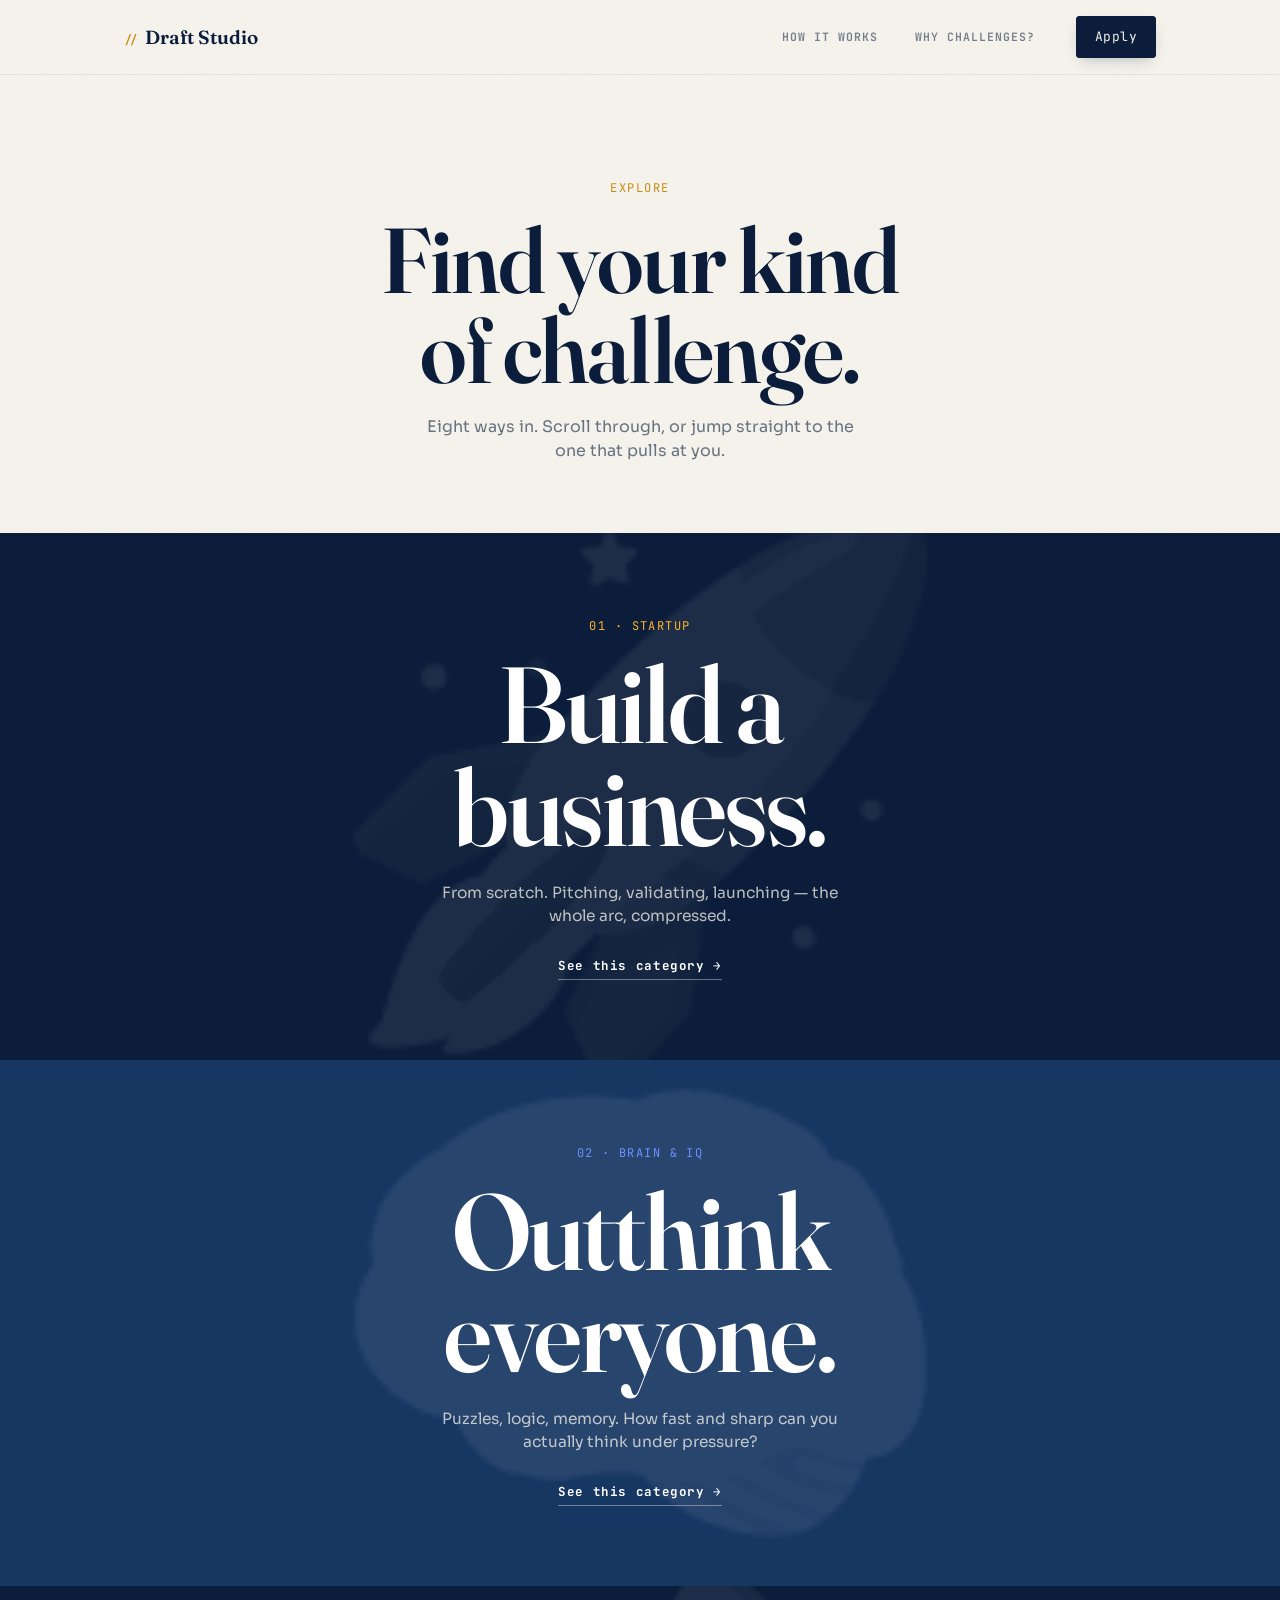
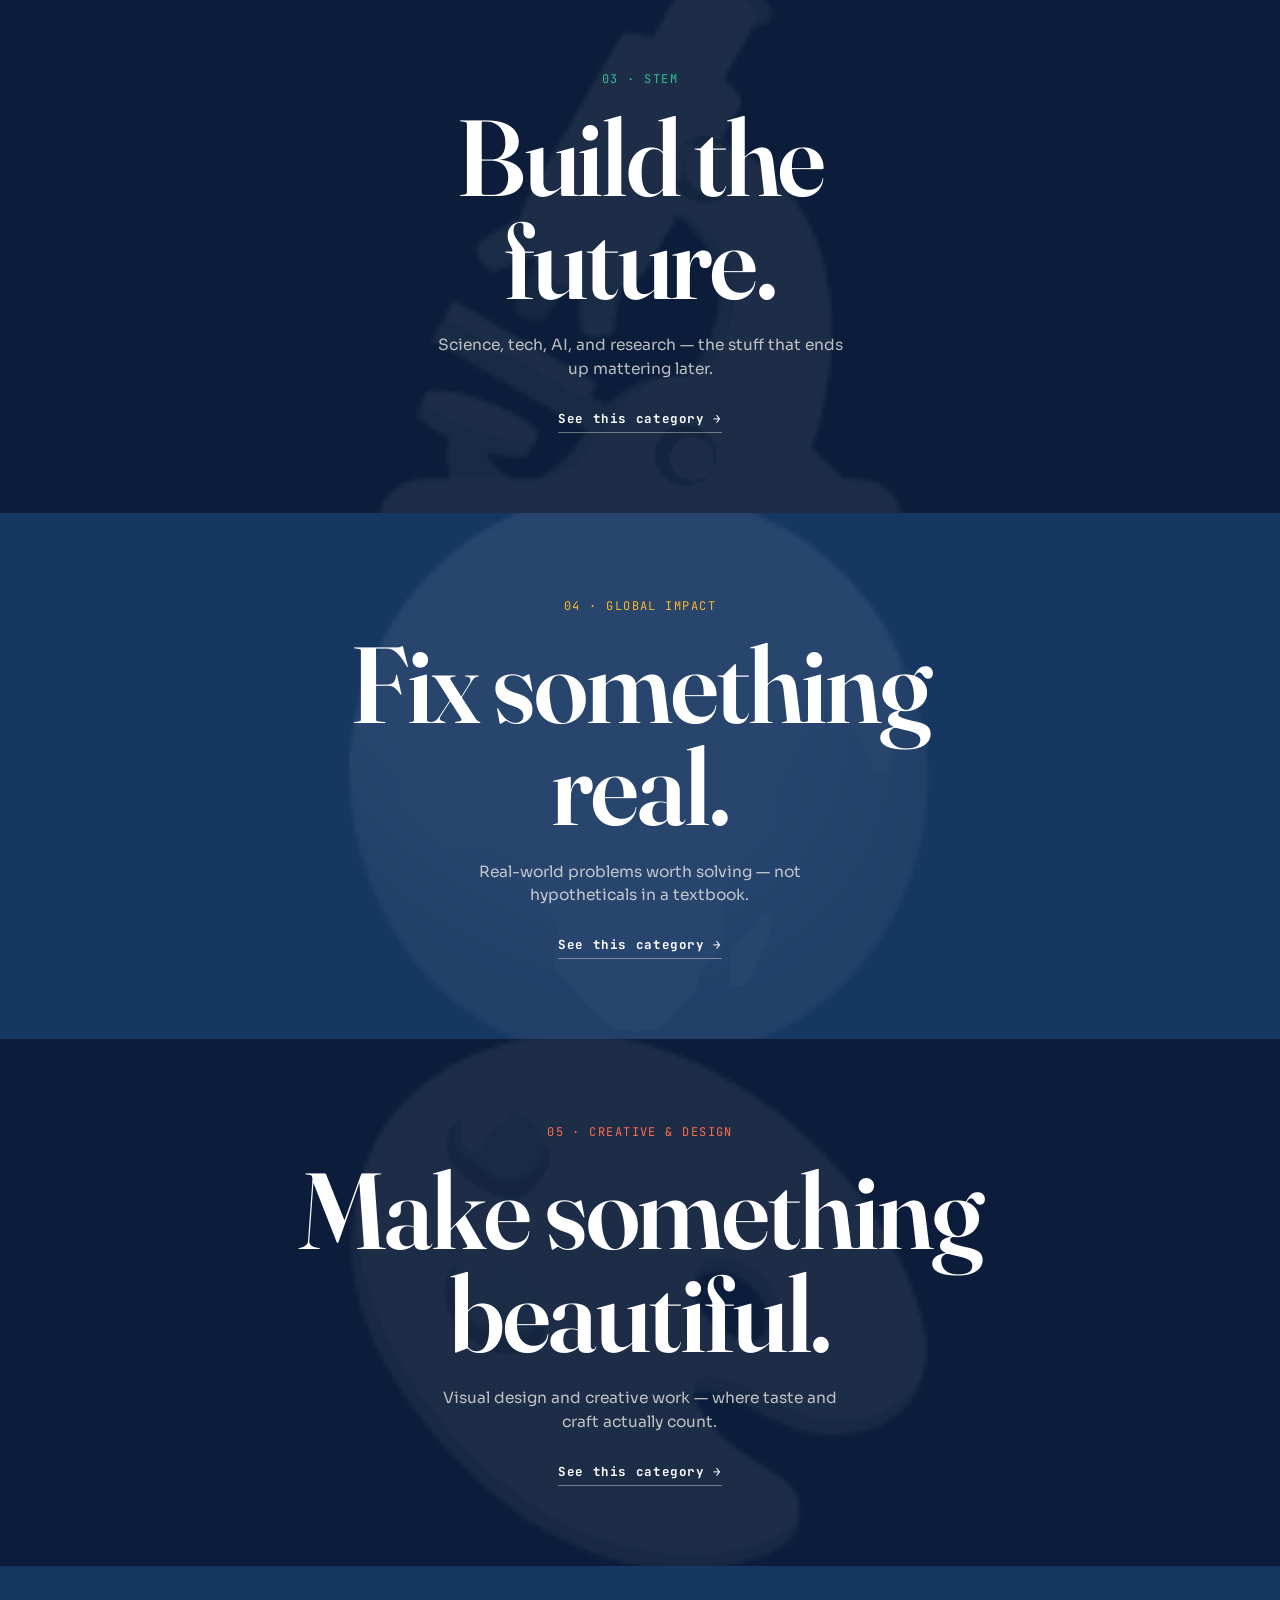
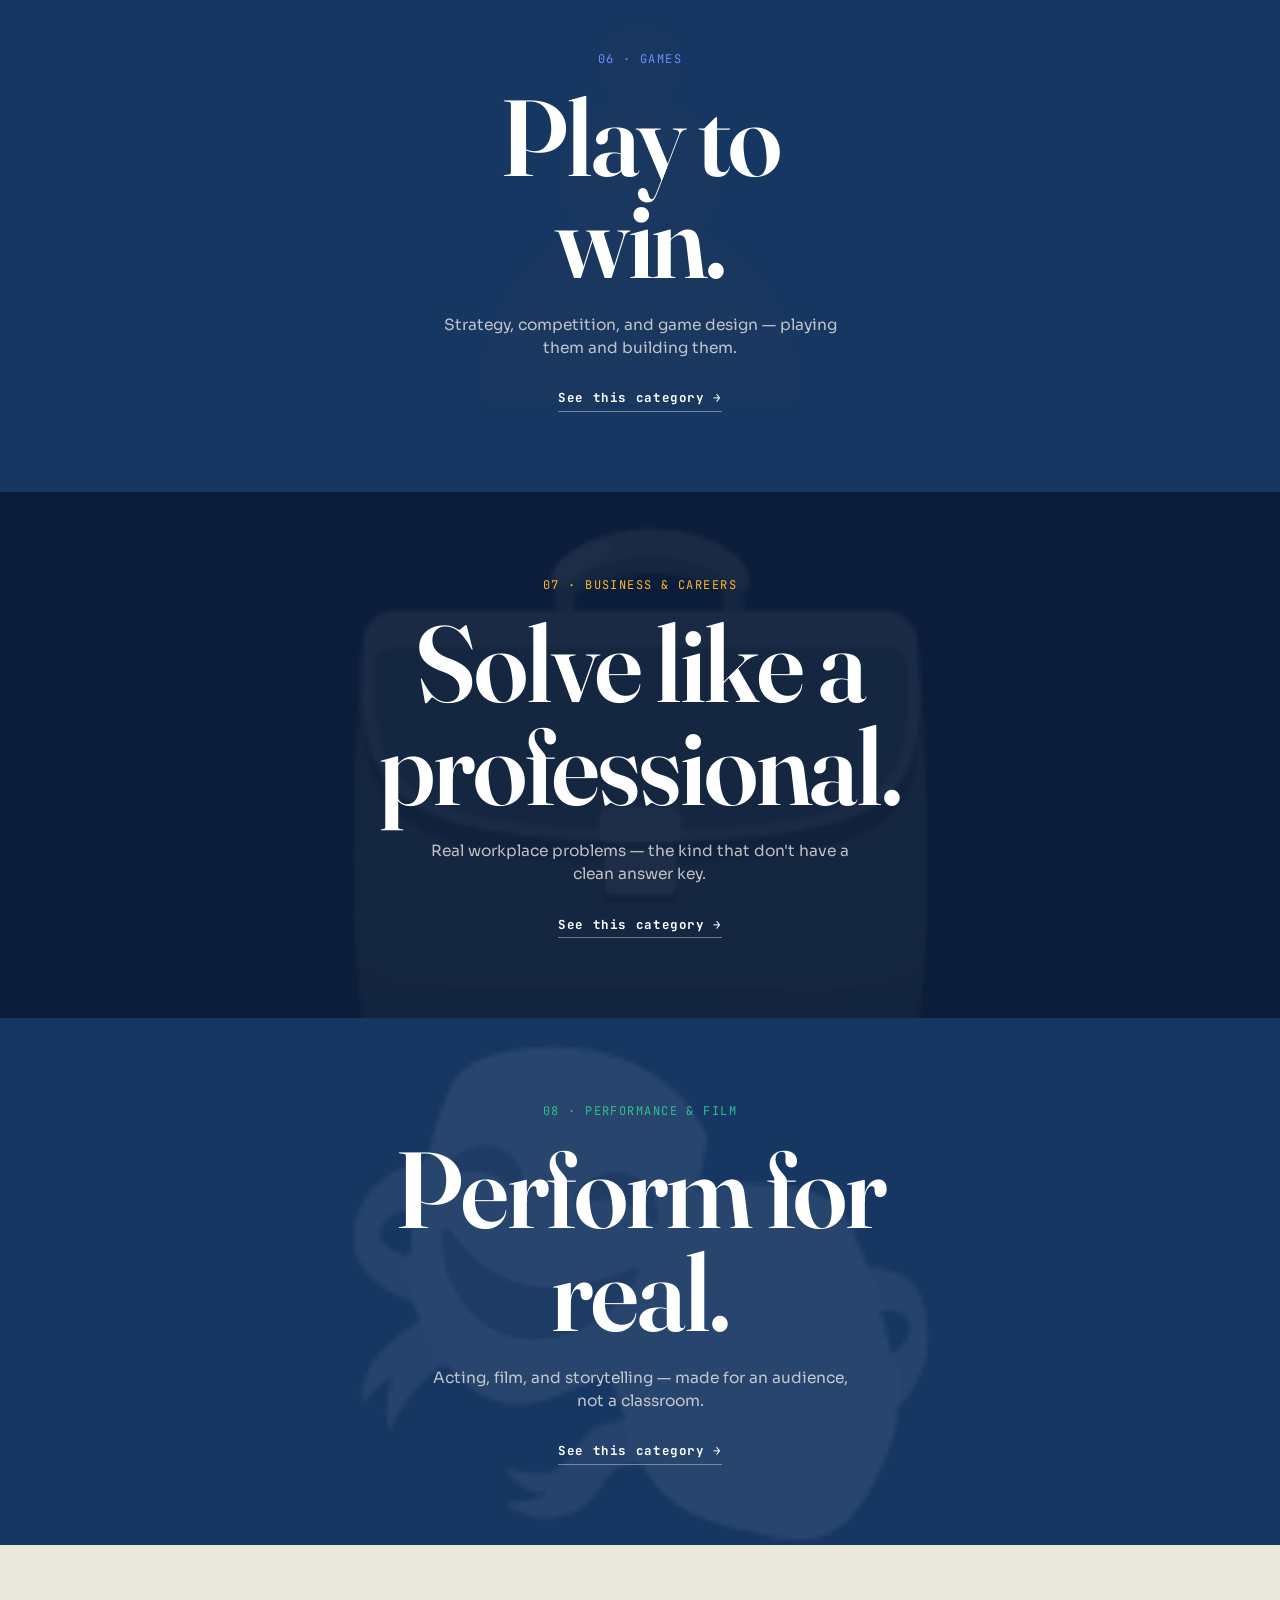
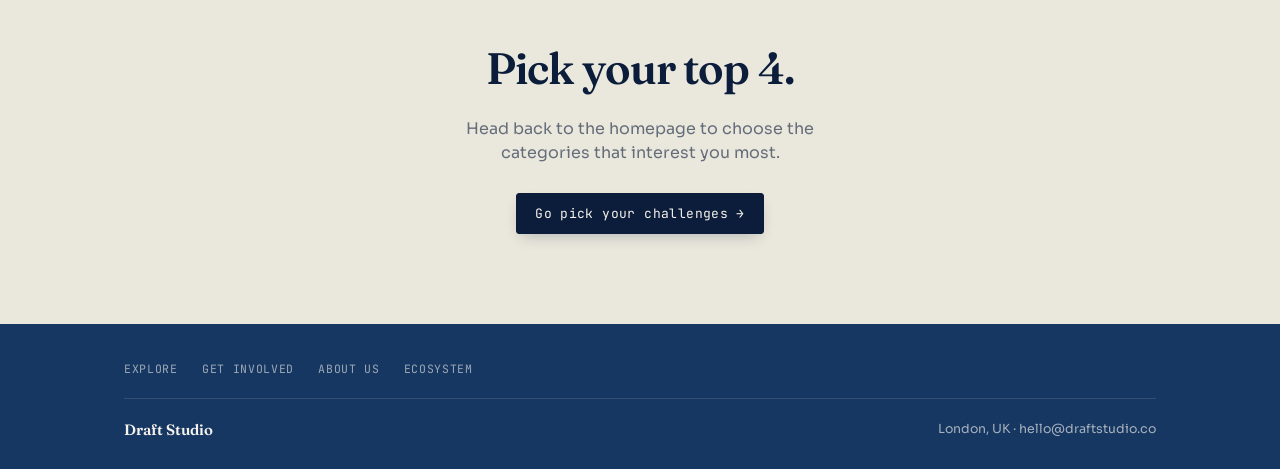
<file: explore.html>
<!DOCTYPE html>
<html lang="en">
<head>
<meta charset="UTF-8">
<meta name="viewport" content="width=device-width, initial-scale=1.0, viewport-fit=cover">
<meta name="color-scheme" content="light">
<meta name="theme-color" content="#0B1D3A">
<title>Explore — Draft Studio</title>
<link rel="preconnect" href="https://fonts.googleapis.com">
<link href="https://fonts.googleapis.com/css2?family=Fraunces:ital,opsz,wght@0,9..144,300;0,9..144,500;0,9..144,600;0,9..144,700;0,9..144,800;1,9..144,500;1,9..144,600&family=Sora:wght@300;400;500;600;700;800&family=JetBrains+Mono:wght@400;500;600&display=swap" rel="stylesheet">
<link rel="stylesheet" href="styles.css">
<style>
  /* Explore page — bold, oversized sections. One per category, generous whitespace. */
  .explore-hero{
    padding:100px 20px 70px;
    text-align:center;
    background:var(--paper);
  }
  .explore-hero h1{
    font-size:clamp(42px, 9vw, 92px);
    line-height:0.98;
    letter-spacing:-0.02em;
  }
  .explore-hero p{
    margin:20px auto 0;
    max-width:460px;
    font-size:16px;
    color:rgba(11,29,58,0.6);
  }

  .explore-block{
    padding:80px 24px;
    display:flex;
    align-items:center;
    justify-content:center;
    position:relative;
    overflow:hidden;
  }
  .explore-block-inner{
    max-width:720px;
    text-align:center;
    position:relative;
    z-index:2;
  }
  .explore-block .eyebrow{ justify-content:center; margin-bottom:18px; }
  .explore-block h2{
    font-size:clamp(46px, 10vw, 108px);
    line-height:0.95;
    color:var(--white);
    letter-spacing:-0.02em;
  }
  .explore-block p{
    margin:22px auto 0;
    max-width:420px;
    font-size:15.5px;
    color:rgba(245,243,236,0.75);
  }
  .explore-block a.explore-link{
    display:inline-block;
    margin-top:30px;
    font-family:'JetBrains Mono', monospace;
    font-size:12.5px;
    font-weight:700;
    letter-spacing:0.05em;
    color:var(--white);
    border-bottom:1.5px solid rgba(245,243,236,0.4);
    padding-bottom:3px;
    transition:border-color .15s ease, opacity .15s ease;
  }
  .explore-block a.explore-link:hover{ border-color:var(--white); }

  .explore-block .bg-emoji{
    position:absolute;
    font-size:min(60vw, 520px);
    opacity:0.07;
    z-index:1;
    pointer-events:none;
    line-height:1;
    filter:grayscale(1) brightness(2);
  }

  .explore-cta{
    background:var(--paper-dim);
    text-align:center;
    padding:90px 24px;
  }
  .explore-cta h2{ font-size:clamp(28px,5vw,44px); margin-bottom:16px; }
  .explore-cta p{ color:rgba(11,29,58,0.6); max-width:420px; margin:0 auto 28px; }
</style>
</head>
<body>

<header>
  <div class="wrap header-inner">
    <a href="index.html" class="logo"><span class="mark">//</span>Draft Studio</a>
    <div class="desktop-tabs">
      <a href="how-it-works.html">How it Works</a>
      <a href="challenge-matters.html">Why Challenges?</a>
      <a href="index.html#apply" class="btn btn-primary">Apply</a>
    </div>
    <button class="hamburger" id="hamburger" aria-label="Menu"><span></span><span></span><span></span></button>
  </div>
  <div class="mobile-menu" id="mobileMenu">
    <a href="how-it-works.html">How it Works</a>
    <a href="challenge-matters.html">Why Challenges?</a>
    <a href="index.html#apply">Apply</a>
  </div>
</header>

<section class="explore-hero">
  <div class="eyebrow" style="justify-content:center; color:var(--amber-dim); margin-bottom:18px;">Explore</div>
  <h1>Find your kind<br>of challenge.</h1>
  <p>Eight ways in. Scroll through, or jump straight to the one that pulls at you.</p>
</section>

<section class="explore-block" style="background:var(--ink);">
  <span class="bg-emoji">🚀</span>
  <div class="explore-block-inner">
    <div class="eyebrow" style="color:var(--amber);">01 · Startup</div>
    <h2>Build a<br>business.</h2>
    <p>From scratch. Pitching, validating, launching — the whole arc, compressed.</p>
    <a href="index.html#challenges" class="explore-link">See this category →</a>
  </div>
</section>

<section class="explore-block" style="background:var(--blueprint);">
  <span class="bg-emoji">🧠</span>
  <div class="explore-block-inner">
    <div class="eyebrow" style="color:var(--sky);">02 · Brain &amp; IQ</div>
    <h2>Outthink<br>everyone.</h2>
    <p>Puzzles, logic, memory. How fast and sharp can you actually think under pressure?</p>
    <a href="index.html#challenges" class="explore-link">See this category →</a>
  </div>
</section>

<section class="explore-block" style="background:var(--ink);">
  <span class="bg-emoji">🔬</span>
  <div class="explore-block-inner">
    <div class="eyebrow" style="color:var(--mint);">03 · STEM</div>
    <h2>Build the<br>future.</h2>
    <p>Science, tech, AI, and research — the stuff that ends up mattering later.</p>
    <a href="index.html#challenges" class="explore-link">See this category →</a>
  </div>
</section>

<section class="explore-block" style="background:var(--blueprint);">
  <span class="bg-emoji">🌍</span>
  <div class="explore-block-inner">
    <div class="eyebrow" style="color:var(--amber);">04 · Global Impact</div>
    <h2>Fix something<br>real.</h2>
    <p>Real-world problems worth solving — not hypotheticals in a textbook.</p>
    <a href="index.html#challenges" class="explore-link">See this category →</a>
  </div>
</section>

<section class="explore-block" style="background:var(--ink);">
  <span class="bg-emoji">🎨</span>
  <div class="explore-block-inner">
    <div class="eyebrow" style="color:var(--coral);">05 · Creative &amp; Design</div>
    <h2>Make something<br>beautiful.</h2>
    <p>Visual design and creative work — where taste and craft actually count.</p>
    <a href="index.html#challenges" class="explore-link">See this category →</a>
  </div>
</section>

<section class="explore-block" style="background:var(--blueprint);">
  <span class="bg-emoji">♟</span>
  <div class="explore-block-inner">
    <div class="eyebrow" style="color:var(--sky);">06 · Games</div>
    <h2>Play to<br>win.</h2>
    <p>Strategy, competition, and game design — playing them and building them.</p>
    <a href="index.html#challenges" class="explore-link">See this category →</a>
  </div>
</section>

<section class="explore-block" style="background:var(--ink);">
  <span class="bg-emoji">💼</span>
  <div class="explore-block-inner">
    <div class="eyebrow" style="color:var(--amber);">07 · Business &amp; Careers</div>
    <h2>Solve like a<br>professional.</h2>
    <p>Real workplace problems — the kind that don't have a clean answer key.</p>
    <a href="index.html#challenges" class="explore-link">See this category →</a>
  </div>
</section>

<section class="explore-block" style="background:var(--blueprint);">
  <span class="bg-emoji">🎭</span>
  <div class="explore-block-inner">
    <div class="eyebrow" style="color:var(--mint);">08 · Performance &amp; Film</div>
    <h2>Perform for<br>real.</h2>
    <p>Acting, film, and storytelling — made for an audience, not a classroom.</p>
    <a href="index.html#challenges" class="explore-link">See this category →</a>
  </div>
</section>

<section class="explore-cta">
  <h2>Pick your top 4.</h2>
  <p>Head back to the homepage to choose the categories that interest you most.</p>
  <a href="index.html#challenges" class="btn btn-primary">Go pick your challenges →</a>
</section>

<footer>
  <div class="wrap">
    <div class="footer-links">
      <a href="explore.html">Explore</a>
      <a href="get-involved.html">Get Involved</a>
      <a href="about.html">About Us</a>
      <a href="ecosystem.html">Ecosystem</a>
    </div>
    <div class="footer-inner">
      <div class="logo">Draft Studio</div>
      <div>London, UK · hello@draftstudio.co</div>
    </div>
  </div>
</footer>

<script src="app.js"></script>
</body>
</html>
</file>
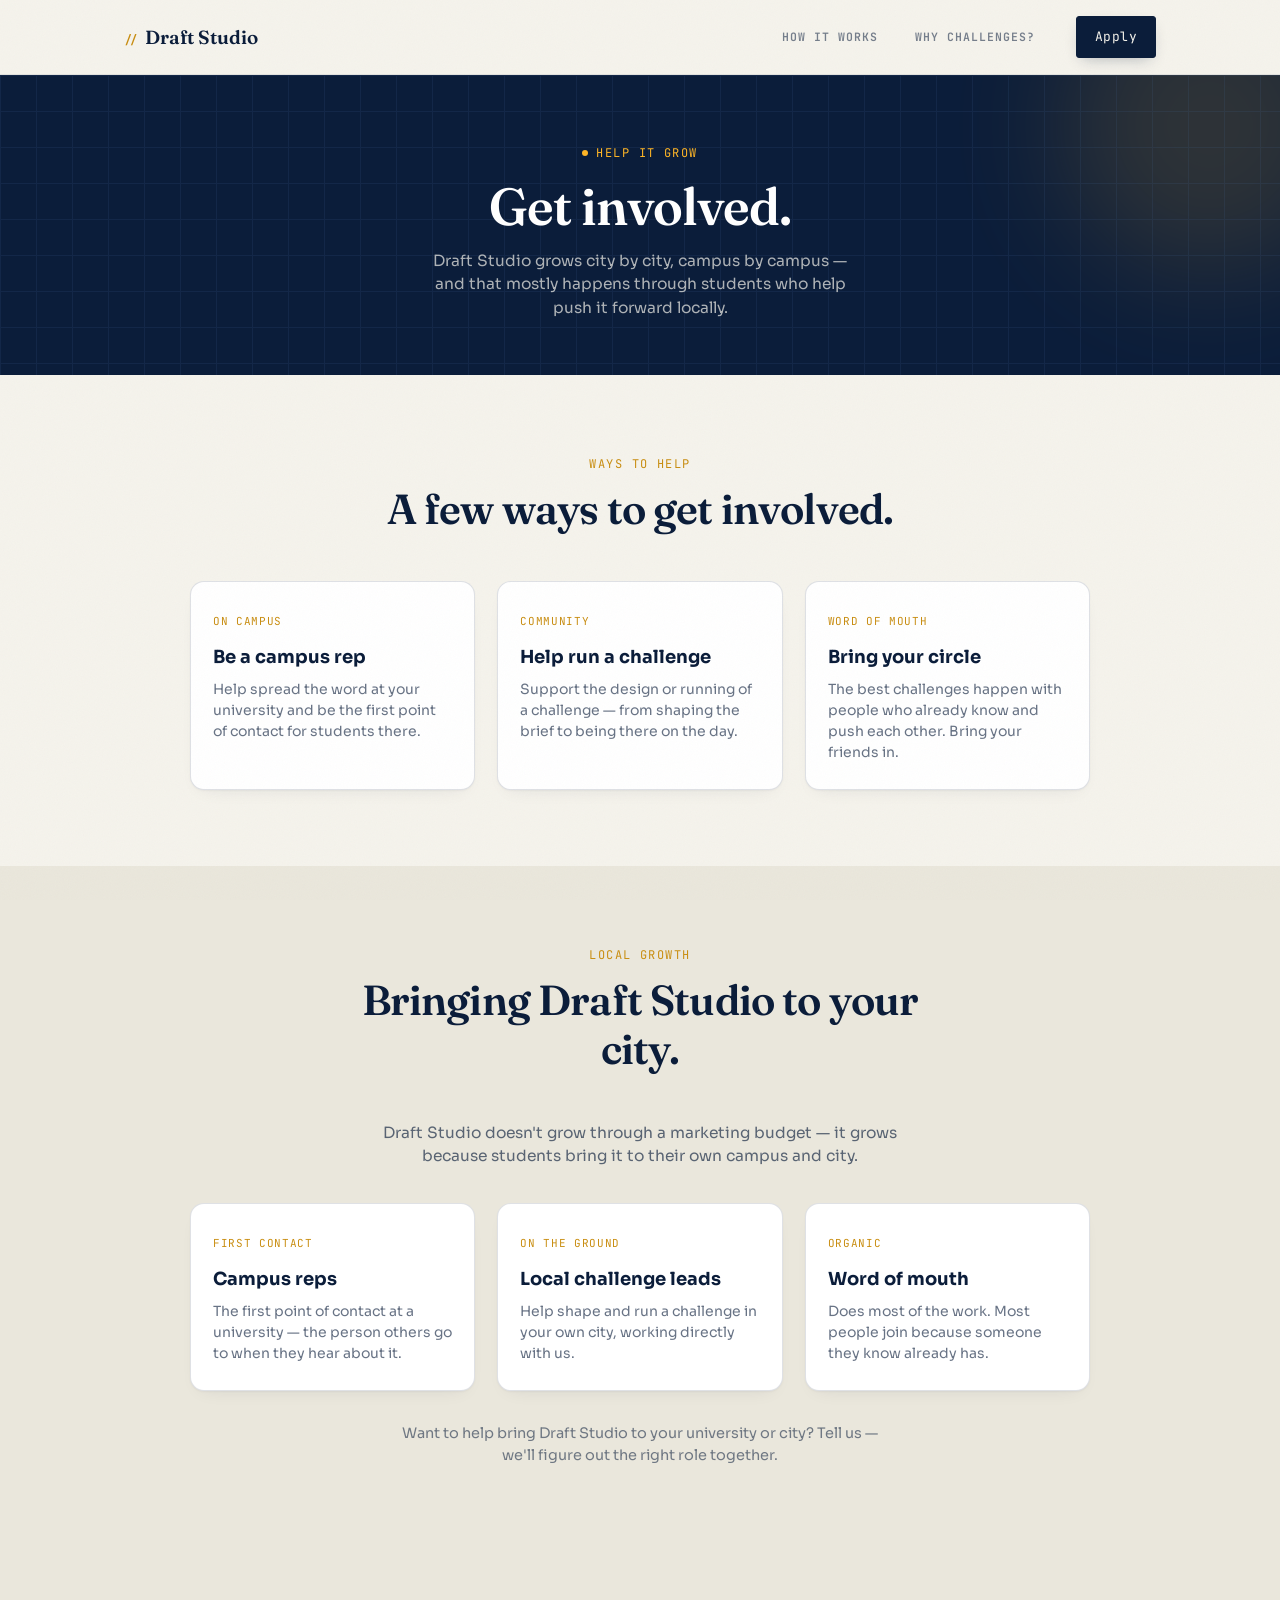
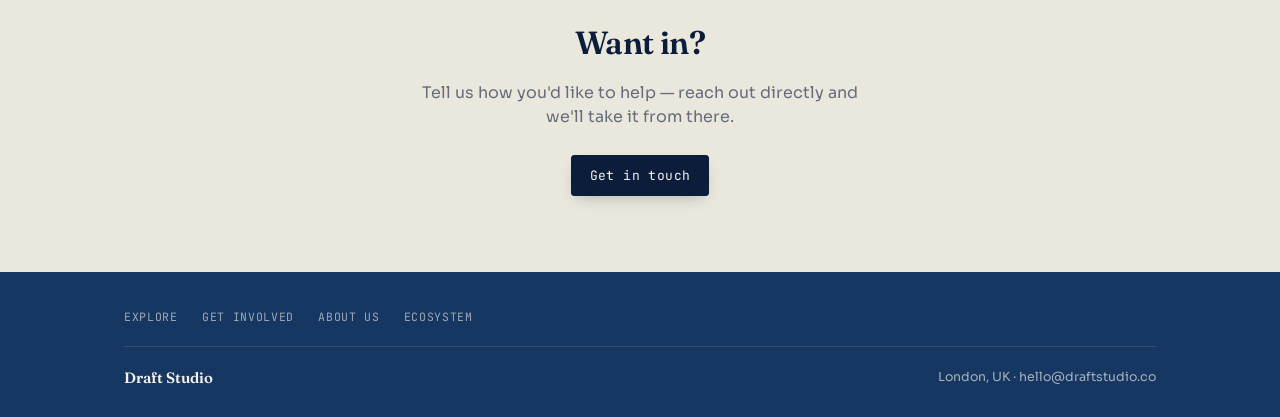
<file: get-involved.html>
<!DOCTYPE html>
<html lang="en">
<head>
<meta charset="UTF-8">
<meta name="viewport" content="width=device-width, initial-scale=1.0, viewport-fit=cover">
<meta name="color-scheme" content="light">
<meta name="theme-color" content="#0B1D3A">
<title>Get Involved — Draft Studio</title>
<link rel="preconnect" href="https://fonts.googleapis.com">
<link href="https://fonts.googleapis.com/css2?family=Fraunces:ital,opsz,wght@0,9..144,300;0,9..144,500;0,9..144,600;0,9..144,700;0,9..144,800;1,9..144,500;1,9..144,600&family=Sora:wght@300;400;500;600;700;800&family=JetBrains+Mono:wght@400;500;600&display=swap" rel="stylesheet">
<link rel="stylesheet" href="styles.css">
</head>
<body>

<header>
  <div class="wrap header-inner">
    <a href="index.html" class="logo"><span class="mark">//</span>Draft Studio</a>
    <div class="desktop-tabs">
      <a href="how-it-works.html">How it Works</a>
      <a href="challenge-matters.html">Why Challenges?</a>
      <a href="index.html#apply" class="btn btn-primary">Apply</a>
    </div>
    <button class="hamburger" id="hamburger" aria-label="Menu"><span></span><span></span><span></span></button>
  </div>
  <div class="mobile-menu" id="mobileMenu">
    <a href="how-it-works.html">How it Works</a>
    <a href="challenge-matters.html">Why Challenges?</a>
    <a href="index.html#apply">Apply</a>
  </div>
</header>

<section class="page-hero">
  <div class="blueprint-bg"></div>
  <div class="page-hero-inner">
    <div class="eyebrow"><span class="dot"></span>Help it grow</div>
    <h1>Get involved.</h1>
    <p>Draft Studio grows city by city, campus by campus — and that mostly happens through students who help push it forward locally.</p>
  </div>
</section>

<section>
  <div class="wrap">
    <div class="section-head">
      <div class="eyebrow">Ways to help</div>
      <h2>A few ways to get involved.</h2>
    </div>
    <div class="involve-grid">
      <div class="involve-card">
        <span class="tag">On campus</span>
        <h4>Be a campus rep</h4>
        <p>Help spread the word at your university and be the first point of contact for students there.</p>
      </div>
      <div class="involve-card">
        <span class="tag">Community</span>
        <h4>Help run a challenge</h4>
        <p>Support the design or running of a challenge — from shaping the brief to being there on the day.</p>
      </div>
      <div class="involve-card">
        <span class="tag">Word of mouth</span>
        <h4>Bring your circle</h4>
        <p>The best challenges happen with people who already know and push each other. Bring your friends in.</p>
      </div>
    </div>
  </div>
</section>

<section style="background:var(--paper-dim);">
  <div class="wrap">
    <div class="section-head">
      <div class="eyebrow">Local growth</div>
      <h2>Bringing Draft Studio to your city.</h2>
    </div>
    <p style="text-align:center; max-width:560px; margin:0 auto 36px; color:rgba(11,29,58,0.65); font-size:15.5px;">Draft Studio doesn't grow through a marketing budget — it grows because students bring it to their own campus and city.</p>
    <div class="involve-grid">
      <div class="involve-card">
        <span class="tag">First contact</span>
        <h4>Campus reps</h4>
        <p>The first point of contact at a university — the person others go to when they hear about it.</p>
      </div>
      <div class="involve-card">
        <span class="tag">On the ground</span>
        <h4>Local challenge leads</h4>
        <p>Help shape and run a challenge in your own city, working directly with us.</p>
      </div>
      <div class="involve-card">
        <span class="tag">Organic</span>
        <h4>Word of mouth</h4>
        <p>Does most of the work. Most people join because someone they know already has.</p>
      </div>
    </div>
    <p style="text-align:center; max-width:480px; margin:32px auto 0; color:rgba(11,29,58,0.55); font-size:14.5px;">Want to help bring Draft Studio to your university or city? Tell us — we'll figure out the right role together.</p>
  </div>
</section>

<section class="cta-band">
  <div class="wrap">
    <h2>Want in?</h2>
    <p>Tell us how you'd like to help — reach out directly and we'll take it from there.</p>
    <a href="mailto:hello@draftstudio.co?subject=Getting%20involved" class="btn btn-primary">Get in touch</a>
  </div>
</section>

<footer>
  <div class="wrap">
    <div class="footer-links">
      <a href="explore.html">Explore</a>
      <a href="get-involved.html">Get Involved</a>
      <a href="about.html">About Us</a>
      <a href="ecosystem.html">Ecosystem</a>
    </div>
    <div class="footer-inner">
      <div class="logo">Draft Studio</div>
      <div>London, UK · hello@draftstudio.co</div>
    </div>
  </div>
</footer>

<script src="app.js"></script>
</body>
</html>
</file>
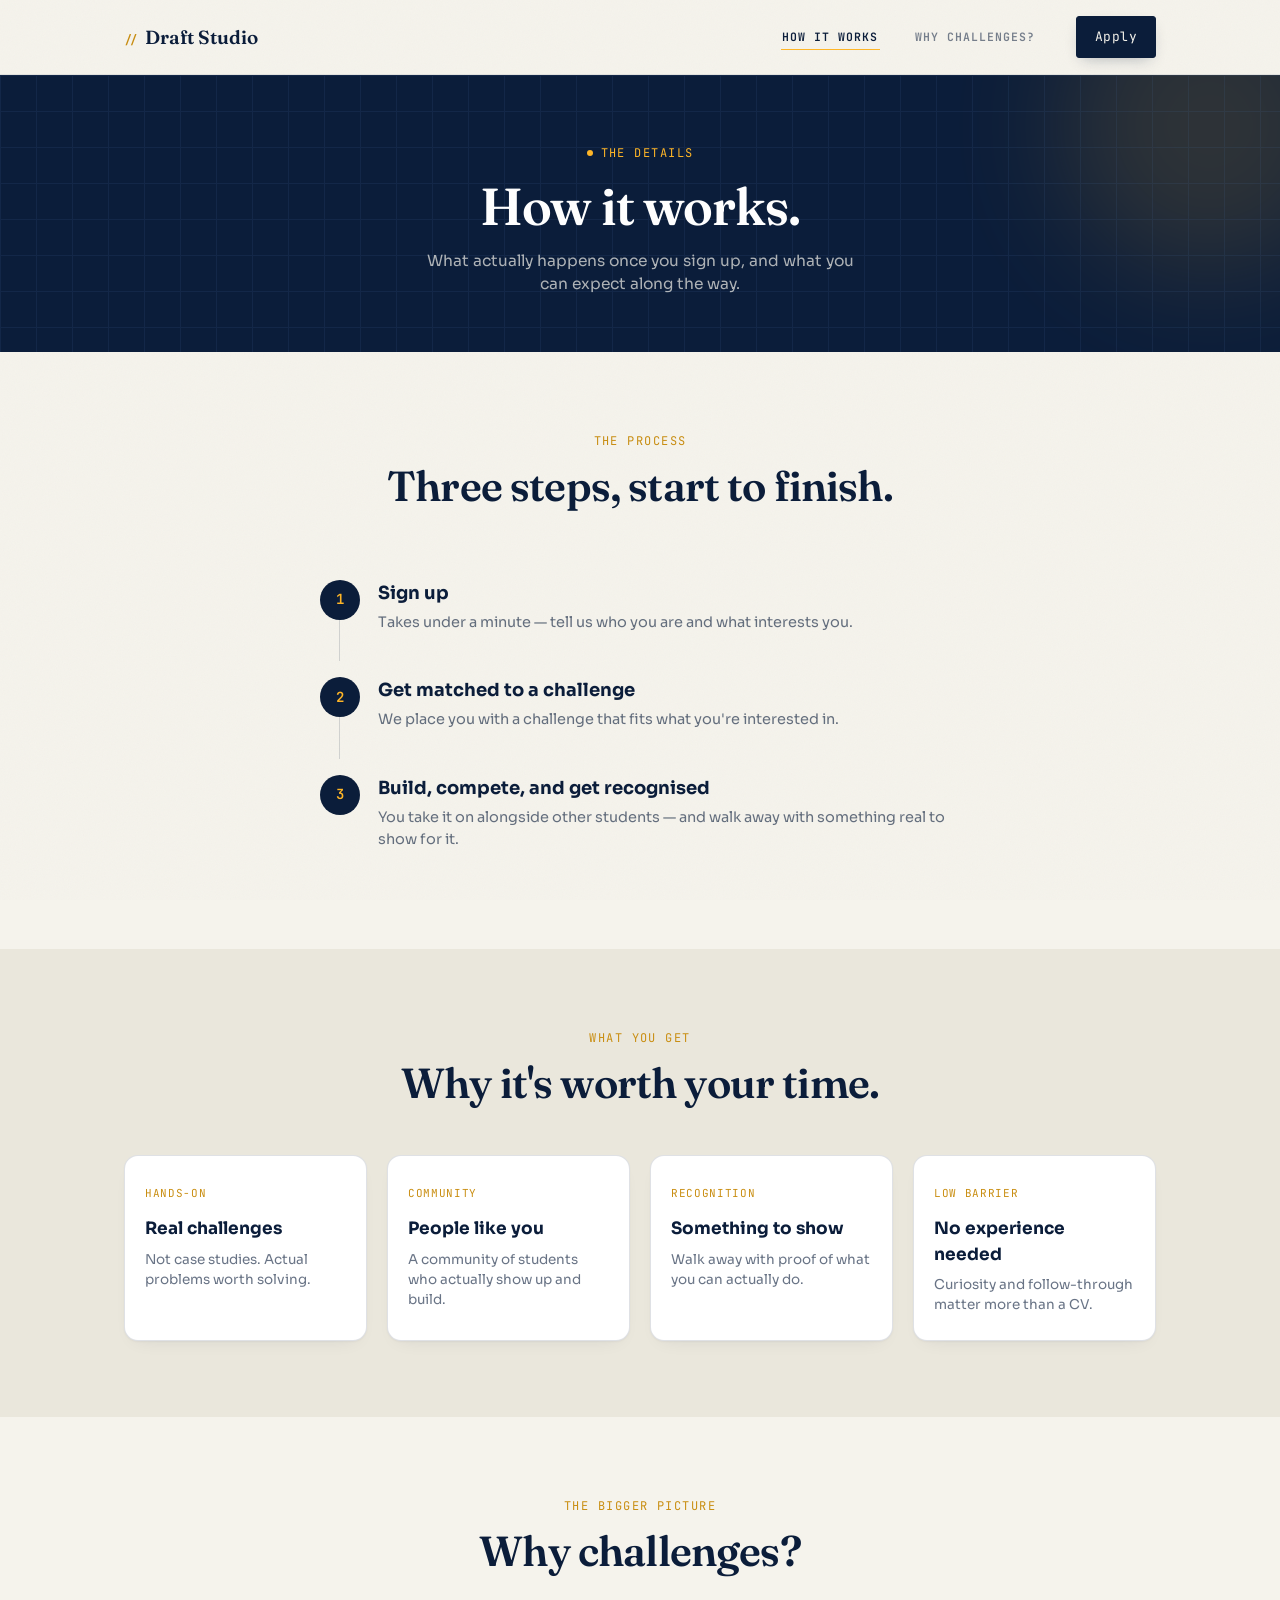
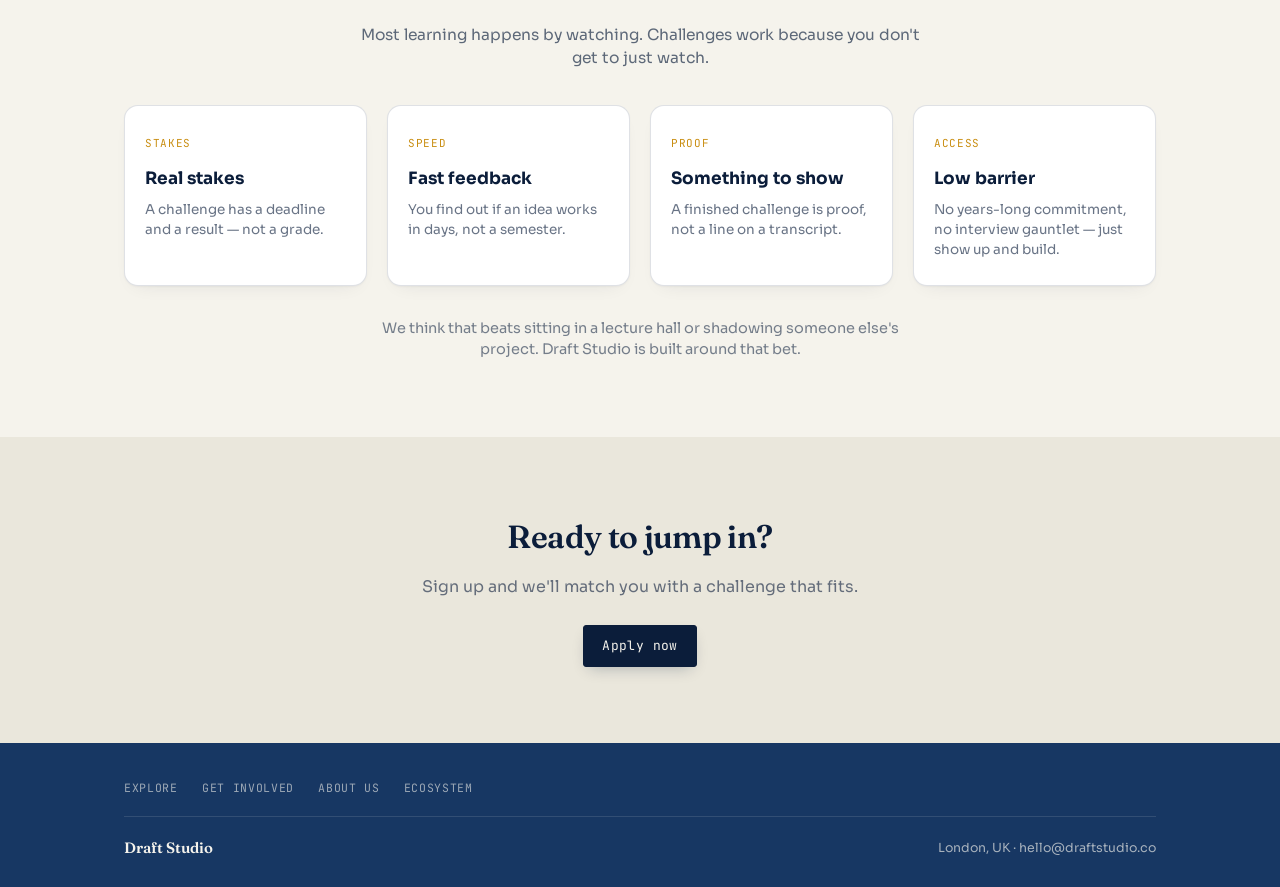
<file: how-it-works.html>
<!DOCTYPE html>
<html lang="en">
<head>
<meta charset="UTF-8">
<meta name="viewport" content="width=device-width, initial-scale=1.0, viewport-fit=cover">
<meta name="color-scheme" content="light">
<meta name="theme-color" content="#0B1D3A">
<title>How It Works — Draft Studio</title>
<link rel="preconnect" href="https://fonts.googleapis.com">
<link href="https://fonts.googleapis.com/css2?family=Fraunces:ital,opsz,wght@0,9..144,300;0,9..144,500;0,9..144,600;0,9..144,700;0,9..144,800;1,9..144,500;1,9..144,600&family=Sora:wght@300;400;500;600;700;800&family=JetBrains+Mono:wght@400;500;600&display=swap" rel="stylesheet">
<link rel="stylesheet" href="styles.css">
</head>
<body>

<header>
  <div class="wrap header-inner">
    <a href="index.html" class="logo"><span class="mark">//</span>Draft Studio</a>
    <div class="desktop-tabs">
      <a href="how-it-works.html" class="active">How it Works</a>
      <a href="challenge-matters.html">Why Challenges?</a>
      <a href="index.html#apply" class="btn btn-primary">Apply</a>
    </div>
    <button class="hamburger" id="hamburger" aria-label="Menu"><span></span><span></span><span></span></button>
  </div>
  <div class="mobile-menu" id="mobileMenu">
    <a href="how-it-works.html" class="active">How it Works</a>
    <a href="challenge-matters.html">Why Challenges?</a>
    <a href="index.html#apply">Apply</a>
  </div>
</header>

<section class="page-hero">
  <div class="blueprint-bg"></div>
  <div class="page-hero-inner">
    <div class="eyebrow"><span class="dot"></span>The details</div>
    <h1>How it works.</h1>
    <p>What actually happens once you sign up, and what you can expect along the way.</p>
  </div>
</section>

<section>
  <div class="wrap">
    <div class="section-head">
      <div class="eyebrow">The process</div>
      <h2>Three steps, start to finish.</h2>
    </div>
    <div class="flow">
      <div class="flow-step">
        <div class="flow-num">1</div>
        <div class="flow-text"><h4>Sign up</h4><p>Takes under a minute — tell us who you are and what interests you.</p></div>
      </div>
      <div class="flow-step">
        <div class="flow-num">2</div>
        <div class="flow-text"><h4>Get matched to a challenge</h4><p>We place you with a challenge that fits what you're interested in.</p></div>
      </div>
      <div class="flow-step">
        <div class="flow-num">3</div>
        <div class="flow-text"><h4>Build, compete, and get recognised</h4><p>You take it on alongside other students — and walk away with something real to show for it.</p></div>
      </div>
    </div>
  </div>
</section>

<section style="background:var(--paper-dim);">
  <div class="wrap">
    <div class="section-head">
      <div class="eyebrow">What you get</div>
      <h2>Why it's worth your time.</h2>
    </div>
    <div class="perks">
      <div class="perk">
        <span class="tag">Hands-on</span>
        <h4>Real challenges</h4>
        <p>Not case studies. Actual problems worth solving.</p>
      </div>
      <div class="perk">
        <span class="tag">Community</span>
        <h4>People like you</h4>
        <p>A community of students who actually show up and build.</p>
      </div>
      <div class="perk">
        <span class="tag">Recognition</span>
        <h4>Something to show</h4>
        <p>Walk away with proof of what you can actually do.</p>
      </div>
      <div class="perk">
        <span class="tag">Low barrier</span>
        <h4>No experience needed</h4>
        <p>Curiosity and follow-through matter more than a CV.</p>
      </div>
    </div>
  </div>
</section>

<section>
  <div class="wrap">
    <div class="section-head">
      <div class="eyebrow">The bigger picture</div>
      <h2>Why challenges?</h2>
    </div>
    <p style="text-align:center; max-width:560px; margin:0 auto 36px; color:rgba(11,29,58,0.65); font-size:15.5px;">Most learning happens by watching. Challenges work because you don't get to just watch.</p>
    <div class="perks">
      <div class="perk">
        <span class="tag">Stakes</span>
        <h4>Real stakes</h4>
        <p>A challenge has a deadline and a result — not a grade.</p>
      </div>
      <div class="perk">
        <span class="tag">Speed</span>
        <h4>Fast feedback</h4>
        <p>You find out if an idea works in days, not a semester.</p>
      </div>
      <div class="perk">
        <span class="tag">Proof</span>
        <h4>Something to show</h4>
        <p>A finished challenge is proof, not a line on a transcript.</p>
      </div>
      <div class="perk">
        <span class="tag">Access</span>
        <h4>Low barrier</h4>
        <p>No years-long commitment, no interview gauntlet — just show up and build.</p>
      </div>
    </div>
    <p style="text-align:center; max-width:520px; margin:32px auto 0; color:rgba(11,29,58,0.55); font-size:14.5px;">We think that beats sitting in a lecture hall or shadowing someone else's project. Draft Studio is built around that bet.</p>
  </div>
</section>

<section class="cta-band">
  <div class="wrap">
    <h2>Ready to jump in?</h2>
    <p>Sign up and we'll match you with a challenge that fits.</p>
    <a href="index.html#apply" class="btn btn-primary">Apply now</a>
  </div>
</section>

<footer>
  <div class="wrap">
    <div class="footer-links">
      <a href="explore.html">Explore</a>
      <a href="get-involved.html">Get Involved</a>
      <a href="about.html">About Us</a>
      <a href="ecosystem.html">Ecosystem</a>
    </div>
    <div class="footer-inner">
      <div class="logo">Draft Studio</div>
      <div>London, UK · hello@draftstudio.co</div>
    </div>
  </div>
</footer>

<script src="app.js"></script>
</body>
</html>
</file>
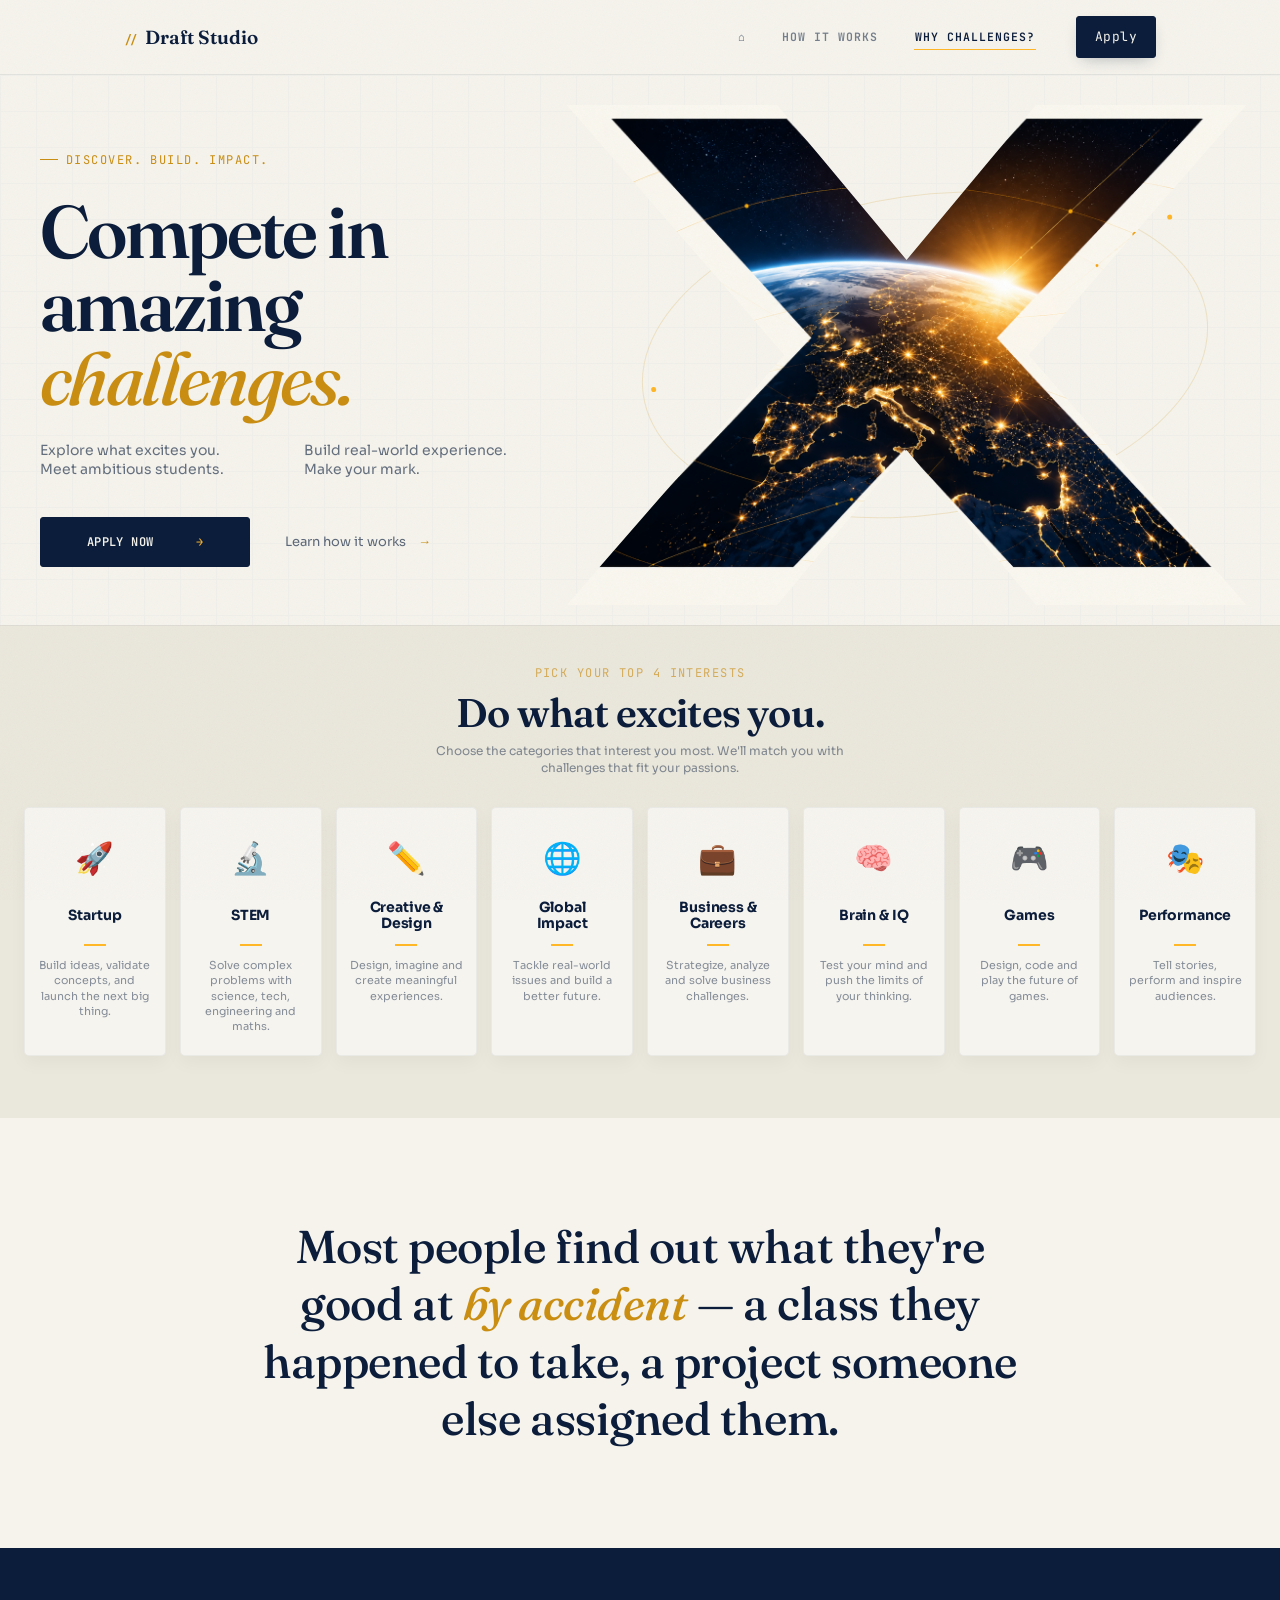
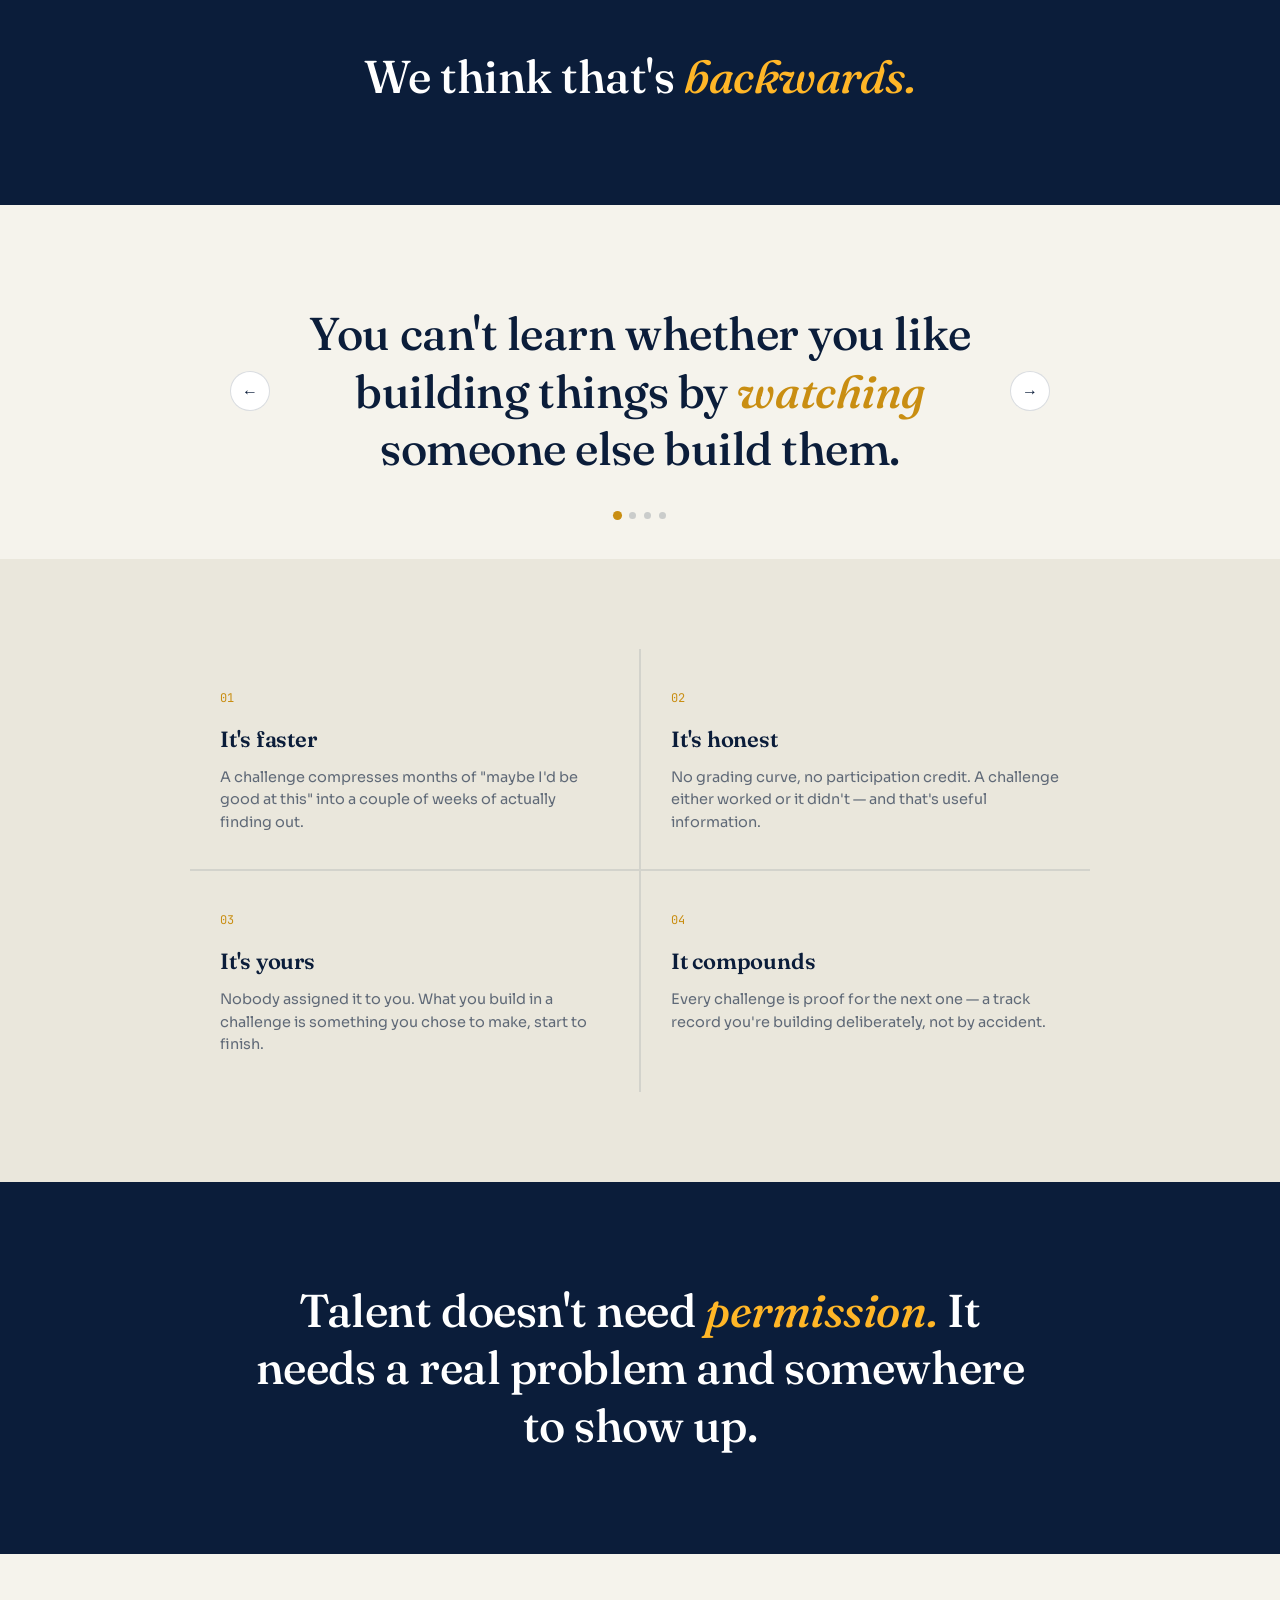
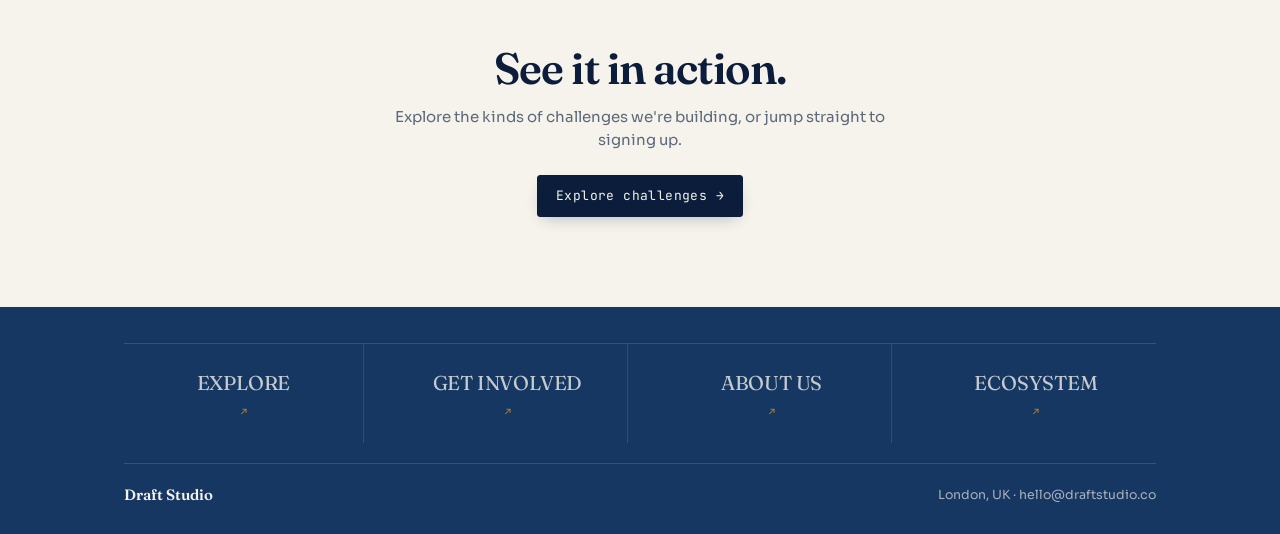
<file: test.html>
<!DOCTYPE html>
<html lang="en">
<head>
<meta charset="UTF-8">
<meta name="viewport" content="width=device-width, initial-scale=1.0, viewport-fit=cover">
<meta name="color-scheme" content="light">
<meta name="theme-color" content="#F5F3EC">

<title>Why Challenges? — Draft Studio</title>

<link rel="preconnect" href="https://fonts.googleapis.com">
<link href="https://fonts.googleapis.com/css2?family=Fraunces:ital,opsz,wght@0,9..144,300;0,9..144,500;0,9..144,600;0,9..144,700;0,9..144,800;1,9..144,500;1,9..144,600&family=Sora:wght@300;400;500;600;700;800&family=JetBrains+Mono:wght@400;500;600&display=swap" rel="stylesheet">

<link rel="stylesheet" href="styles.css">

<style>

/* =========================================================
   WHY CHALLENGES HERO
========================================================= */

.matters-hero{
  position:relative;
  overflow:hidden;
  background:var(--paper);
  color:var(--ink);
  padding:0;
}

.matters-hero .blueprint-bg{
  opacity:0.025;
}

.matters-hero-grid{
  position:relative;
  z-index:2;

  max-width:1280px;
  min-height:500px;

  margin:0 auto;
  padding:60px 40px 50px;

  display:grid;
  grid-template-columns:0.92fr 1.08fr;
  align-items:center;
  gap:35px;
}


/* LEFT SIDE */

.matters-hero-copy{
  position:relative;
  z-index:4;
}

.matters-hero .eyebrow{
  color:var(--amber-dim);
  margin-bottom:26px;
  justify-content:flex-start;
}

.matters-hero .eyebrow::before{
  content:"";
  width:18px;
  height:1px;
  background:var(--amber-dim);
  display:inline-block;
}

.matters-hero h1{
  font-family:'Fraunces', serif;
  font-size:clamp(48px, 5.8vw, 78px);
  line-height:0.99;
  letter-spacing:-0.035em;
  color:var(--ink);
  max-width:650px;
}

.matters-hero h1 em{
  color:var(--amber-dim);
  font-weight:500;
  font-style:italic;
}


/* TWO COLUMN DESCRIPTION */

.matters-hero-description{
  display:grid;
  grid-template-columns:1fr 1fr;
  gap:28px;

  max-width:500px;
  margin-top:26px;
}

.matters-hero-description p{
  margin:0;
  font-family:'Sora', sans-serif;
  font-size:14px;
  line-height:1.35;
  color:rgba(11,29,58,0.62);
}


/* ACTIONS */

.matters-hero-actions{
  display:flex;
  align-items:center;
  gap:35px;
  margin-top:38px;
}

.matters-apply{
  min-width:210px;
  text-align:center;

  background:var(--ink);
  color:var(--paper);
  border-color:var(--ink);

  padding:15px 24px;

  font-family:'JetBrains Mono', monospace;
  font-size:12px;
  font-weight:600;
  letter-spacing:0.03em;
}

.matters-apply::after{
  content:"→";
  margin-left:35px;
  color:var(--amber);
}

.matters-apply:hover{
  background:var(--amber);
  border-color:var(--amber);
  color:var(--ink);
}

.matters-apply:hover::after{
  color:var(--ink);
}

.matters-learn{
  font-size:13px;
  color:rgba(11,29,58,0.65);
  white-space:nowrap;
  transition:color .15s ease;
}

.matters-learn span{
  color:var(--amber-dim);
  margin-left:9px;
}

.matters-learn:hover{
  color:var(--ink);
}


/* =========================================================
   X IMAGE
========================================================= */

.matters-hero-visual{
  position:relative;
  height:440px;
  min-width:0;
}

/*
   We use the actual artwork cropped from your reference.
   The CSS mask cuts the rectangular image into the X.
*/

.hero-x{
  position:absolute;

  width:680px;
  height:500px;

  top:50%;
  left:47%;

  transform:translate(-50%,-50%);

  background-image:url("challengeXvisual.png");
  background-size:cover;
  background-position:center;

  /*
    Creates the large X silhouette.
  */
  clip-path:polygon(
    0 0,
    31% 0,
    50% 31%,
    69% 0,
    100% 0,
    68% 50%,
    100% 100%,
    69% 100%,
    50% 69%,
    31% 100%,
    0 100%,
    32% 50%
  );
}


/* subtle orbit decoration */

.hero-orbit{
  position:absolute;
  width:570px;
  height:320px;

  top:50%;
  left:50%;

  transform:translate(-50%,-50%) rotate(-8deg);

  border:1px solid rgba(201,142,18,0.18);
  border-radius:50%;

  pointer-events:none;
}

.hero-orbit::before,
.hero-orbit::after{
  content:"";
  position:absolute;

  width:5px;
  height:5px;

  background:var(--amber);
  border-radius:50%;
}

.hero-orbit::before{
  left:8px;
  top:48%;
}

.hero-orbit::after{
  right:20px;
  top:17%;
}


/* =========================================================
   INTEREST / CHALLENGE BAND
========================================================= */

.challenge-interest-band{
  background:var(--paper-dim);
  padding:34px 24px 62px;
  border-top:1px solid rgba(11,29,58,0.05);
}

.challenge-interest-head{
  text-align:center;
  margin-bottom:30px;
}

.challenge-interest-head .eyebrow{
  color:rgba(201,142,18,0.65);
  margin-bottom:10px;
}

.challenge-interest-head h2{
  font-size:clamp(28px,4vw,40px);
  line-height:1.05;
}

.challenge-interest-head p{
  max-width:470px;
  margin:8px auto 0;
  font-size:12px;
  line-height:1.45;
  color:rgba(11,29,58,0.48);
}


/* CARDS */

.challenge-card-grid{
  max-width:1280px;
  margin:0 auto;

  display:grid;
  grid-template-columns:repeat(8,1fr);
  gap:14px;
}

.challenge-mini-card{
  min-height:245px;

  background:rgba(255,255,255,0.55);

  border:1px solid rgba(11,29,58,0.05);
  border-radius:5px;

  padding:26px 13px 20px;

  display:flex;
  flex-direction:column;
  align-items:center;

  text-align:center;

  box-shadow:
    0 7px 18px rgba(11,29,58,0.04);

  transition:
    transform .18s ease,
    box-shadow .18s ease,
    border-color .18s ease;
}

.challenge-mini-card:hover{
  transform:translateY(-5px);

  border-color:rgba(201,142,18,0.28);

  box-shadow:
    0 12px 26px rgba(11,29,58,0.08);
}

.challenge-mini-icon{
  height:50px;
  display:flex;
  align-items:center;
  justify-content:center;

  font-size:31px;
  margin-bottom:14px;
}

.challenge-mini-card h3{
  font-family:'Sora', sans-serif;
  font-size:14px;
  font-weight:700;
  line-height:1.15;
  min-height:34px;

  display:flex;
  align-items:center;
  justify-content:center;
}

.challenge-mini-line{
  width:22px;
  height:2px;

  background:var(--amber);

  margin:12px auto;
}

.challenge-mini-card p{
  font-size:11px;
  line-height:1.4;

  color:rgba(11,29,58,0.48);
}


/* =========================================================
   ORIGINAL WHY CHALLENGES CONTENT
========================================================= */

.statement{
  padding:100px 24px;
  text-align:center;
}

.statement p{
  max-width:780px;
  margin:0 auto;

  font-family:'Fraunces', serif;
  font-weight:500;

  font-size:clamp(26px,5vw,46px);
  line-height:1.25;
  letter-spacing:-0.01em;
}

.statement p em{
  font-style:italic;
  color:var(--amber-dim);
}

.statement.dark{
  background:var(--ink);
}

.statement.dark p{
  color:var(--white);
}

.statement.dark p em{
  color:var(--amber);
}

.statement.light{
  background:var(--paper);
}

.statement.light p{
  color:var(--ink);
}


/* REASONS */

.reasons-band{
  background:var(--paper-dim);
  padding:90px 24px;
}

.reasons-grid{
  max-width:900px;
  margin:0 auto;

  display:grid;
  grid-template-columns:1fr 1fr;
  gap:2px;

  background:rgba(11,29,58,0.1);
}

.reason-cell{
  background:var(--paper-dim);
  padding:36px 30px;
}

.reason-cell .num{
  font-family:'JetBrains Mono', monospace;
  font-size:12px;
  color:var(--amber-dim);
}

.reason-cell h3{
  font-size:22px;
  margin:14px 0 10px;
}

.reason-cell p{
  font-size:14.5px;
  color:rgba(11,29,58,0.62);
  line-height:1.55;
}


/* ANALOGY CAROUSEL */

.analogy-carousel-section{
  padding-bottom:40px;
}

.analogy-carousel{
  display:flex;
  align-items:center;
  justify-content:center;

  gap:18px;

  max-width:820px;
  margin:0 auto;
}

.analogy-track{
  position:relative;
  flex:1;
  min-height:1.6em;
}

.analogy-slide{
  display:none;
  position:relative;
  margin:0 auto !important;
}

.analogy-slide.active{
  display:block;
  animation:analogyFade .4s ease;
}

@keyframes analogyFade{
  from{
    opacity:0;
    transform:translateY(6px);
  }

  to{
    opacity:1;
    transform:translateY(0);
  }
}

.analogy-arrow{
  flex-shrink:0;

  width:40px;
  height:40px;

  border-radius:50%;

  background:var(--white);
  border:1.5px solid rgba(11,29,58,0.15);

  color:var(--ink);
  font-size:16px;

  cursor:pointer;

  display:flex;
  align-items:center;
  justify-content:center;

  transition:
    border-color .15s ease,
    background .15s ease,
    transform .15s ease;
}

.analogy-arrow:hover{
  border-color:var(--amber-dim);
  background:#FFF9EC;
  transform:translateY(-1px);
}

.analogy-dots{
  display:flex;
  justify-content:center;
  gap:8px;
  margin-top:34px;
}

.analogy-dot{
  width:7px;
  height:7px;

  border-radius:50%;

  background:rgba(11,29,58,0.18);

  cursor:pointer;

  transition:
    background .2s ease,
    transform .2s ease;
}

.analogy-dot.active{
  background:var(--amber-dim);
  transform:scale(1.3);
}


/* =========================================================
   CTA
========================================================= */

.explore-cta{
  padding:90px 0;
  text-align:center;
  background:var(--paper);
}

.explore-cta .wrap{
  display:flex;
  flex-direction:column;
  align-items:center;
}

.explore-cta h2{
  font-size:clamp(30px,5vw,44px);
  line-height:1.1;
}

.explore-cta p{
  max-width:520px;
  margin:14px auto 24px;

  color:rgba(11,29,58,0.65);
  font-size:15px;
}


/* =========================================================
   FOOTER LINKS
========================================================= */

.footer-links{
  display:grid;
  grid-template-columns:repeat(4,1fr);

  border-top:1px solid rgba(245,243,236,0.14);
  border-bottom:1px solid rgba(245,243,236,0.14);
}

.footer-links a{
  position:relative;

  padding:24px 18px;

  font-family:'Fraunces', serif;
  font-size:20px;

  letter-spacing:-0.01em;

  color:rgba(245,243,236,0.78);

  text-align:center;

  transition:
    background .2s ease,
    color .2s ease;
}

.footer-links a:not(:last-child){
  border-right:1px solid rgba(245,243,236,0.12);
}

.footer-links a::after{
  content:"↗";

  display:block;

  margin-top:6px;

  font-family:'JetBrains Mono', monospace;
  font-size:10px;

  color:var(--amber);

  opacity:.65;

  transition:
    transform .2s ease,
    opacity .2s ease;
}

.footer-links a:hover{
  background:rgba(245,243,236,0.05);
  color:var(--white);
}

.footer-links a:hover::after{
  transform:translate(3px,-3px);
  opacity:1;
}


/* =========================================================
   RESPONSIVE
========================================================= */

@media (max-width:1050px){

  .challenge-card-grid{
    grid-template-columns:repeat(4,1fr);
  }

}


@media (max-width:850px){

  .matters-hero-grid{
    grid-template-columns:1fr;
    padding:55px 24px 30px;
  }

  .matters-hero-copy{
    max-width:650px;
  }

  .matters-hero-visual{
    height:420px;
  }

  .hero-x{
    left:50%;
    width:620px;
    max-width:105vw;
  }

}


@media (max-width:700px){

  .reasons-grid{
    grid-template-columns:1fr;
  }

}


@media (max-width:600px){

  .matters-hero-grid{
    padding:45px 20px 20px;
  }

  .matters-hero h1{
    font-size:clamp(44px,13vw,62px);
  }

  .matters-hero-description{
    grid-template-columns:1fr 1fr;
    gap:16px;
  }

  .matters-hero-description p{
    font-size:12px;
  }

  .matters-hero-actions{
    gap:20px;
  }

  .matters-apply{
    min-width:170px;
  }

  .matters-apply::after{
    margin-left:20px;
  }

  .matters-hero-visual{
    height:330px;
  }

  .hero-x{
    width:480px;
    height:360px;
  }

  .hero-orbit{
    width:390px;
    height:220px;
  }

  .challenge-interest-band{
    padding:35px 16px 50px;
  }

  .challenge-card-grid{
    grid-template-columns:repeat(2,1fr);
    gap:10px;
  }

  .challenge-mini-card{
    min-height:210px;
  }

  .analogy-carousel{
    gap:10px;
  }

  .analogy-arrow{
    width:34px;
    height:34px;
    font-size:14px;
  }

  .footer-links{
    grid-template-columns:1fr 1fr;
  }

  .footer-links a{
    padding:20px 10px;
    font-size:18px;
  }

  .footer-links a:nth-child(2){
    border-right:none;
  }

  .footer-links a:nth-child(-n+2){
    border-bottom:1px solid rgba(245,243,236,0.12);
  }

}

</style>
</head>

<body>


<!-- ======================================================
     NAV
====================================================== -->

<header>

  <div class="wrap header-inner">

    <a href="index.html" class="logo">
      <span class="mark">//</span>
      Draft Studio
    </a>

    <div class="desktop-tabs">

      <a href="index.html" aria-label="Home">⌂</a>

      <a href="how-it-works.html">
        How it Works
      </a>

      <a href="challenge-matters.html" class="active">
        Why Challenges?
      </a>

      <a href="index.html#apply" class="btn btn-primary">
        Apply
      </a>

    </div>

    <button
      class="hamburger"
      id="hamburger"
      aria-label="Menu">

      <span></span>
      <span></span>
      <span></span>

    </button>

  </div>


  <div class="mobile-menu" id="mobileMenu">

    <a href="index.html">
      Home
    </a>

    <a href="how-it-works.html">
      How it Works
    </a>

    <a href="challenge-matters.html" class="active">
      Why Challenges?
    </a>

    <a href="index.html#apply">
      Apply
    </a>

  </div>

</header>


<!-- ======================================================
     HERO
====================================================== -->

<section class="matters-hero">

  <div class="blueprint-bg"></div>

  <div class="matters-hero-grid">

    <div class="matters-hero-copy">

      <div class="eyebrow">
        DISCOVER. BUILD. IMPACT.
      </div>

      <h1>
        Compete in<br>
        amazing <em>challenges.</em>
      </h1>


      <div class="matters-hero-description">

        <p>
          Explore what excites you.<br>
          Meet ambitious students.
        </p>

        <p>
          Build real-world experience.<br>
          Make your mark.
        </p>

      </div>


      <div class="matters-hero-actions">

        <a
          href="index.html#apply"
          class="btn matters-apply">
          APPLY NOW
        </a>

        <a
          href="how-it-works.html"
          class="matters-learn">

          Learn how it works
          <span>→</span>

        </a>

      </div>

    </div>


    <div class="matters-hero-visual">

      <div class="hero-orbit"></div>

      <div
        class="hero-x"
        role="img"
        aria-label="Global community connected through challenges">
      </div>

    </div>

  </div>

</section>


<!-- ======================================================
     CHALLENGE INTERESTS
====================================================== -->

<section class="challenge-interest-band">

  <div class="challenge-interest-head">

    <div class="eyebrow">
      PICK YOUR TOP 4 INTERESTS
    </div>

    <h2>
      Do what excites you.
    </h2>

    <p>
      Choose the categories that interest you most.
      We'll match you with challenges that fit your passions.
    </p>

  </div>


  <div class="challenge-card-grid">

    <div class="challenge-mini-card">
      <div class="challenge-mini-icon">🚀</div>
      <h3>Startup</h3>
      <span class="challenge-mini-line"></span>
      <p>
        Build ideas, validate concepts, and launch the next big thing.
      </p>
    </div>


    <div class="challenge-mini-card">
      <div class="challenge-mini-icon">🔬</div>
      <h3>STEM</h3>
      <span class="challenge-mini-line"></span>
      <p>
        Solve complex problems with science, tech, engineering and maths.
      </p>
    </div>


    <div class="challenge-mini-card">
      <div class="challenge-mini-icon">✏️</div>
      <h3>Creative &amp;<br>Design</h3>
      <span class="challenge-mini-line"></span>
      <p>
        Design, imagine and create meaningful experiences.
      </p>
    </div>


    <div class="challenge-mini-card">
      <div class="challenge-mini-icon">🌐</div>
      <h3>Global<br>Impact</h3>
      <span class="challenge-mini-line"></span>
      <p>
        Tackle real-world issues and build a better future.
      </p>
    </div>


    <div class="challenge-mini-card">
      <div class="challenge-mini-icon">💼</div>
      <h3>Business &amp;<br>Careers</h3>
      <span class="challenge-mini-line"></span>
      <p>
        Strategize, analyze and solve business challenges.
      </p>
    </div>


    <div class="challenge-mini-card">
      <div class="challenge-mini-icon">🧠</div>
      <h3>Brain &amp; IQ</h3>
      <span class="challenge-mini-line"></span>
      <p>
        Test your mind and push the limits of your thinking.
      </p>
    </div>


    <div class="challenge-mini-card">
      <div class="challenge-mini-icon">🎮</div>
      <h3>Games</h3>
      <span class="challenge-mini-line"></span>
      <p>
        Design, code and play the future of games.
      </p>
    </div>


    <div class="challenge-mini-card">
      <div class="challenge-mini-icon">🎭</div>
      <h3>Performance</h3>
      <span class="challenge-mini-line"></span>
      <p>
        Tell stories, perform and inspire audiences.
      </p>
    </div>

  </div>

</section>


<!-- ======================================================
     ORIGINAL WHY CHALLENGES STORY
====================================================== -->

<section class="statement light">

  <p>
    Most people find out what they're good at
    <em>by accident</em> — a class they happened
    to take, a project someone else assigned them.
  </p>

</section>


<section class="statement dark">

  <p>
    We think that's <em>backwards.</em>
  </p>

</section>


<section class="statement light analogy-carousel-section">

  <div class="analogy-carousel" id="analogyCarousel">

    <button
      type="button"
      class="analogy-arrow analogy-arrow-left"
      id="analogyPrev"
      aria-label="Previous">
      ←
    </button>


    <div class="analogy-track" id="analogyTrack">

      <p class="analogy-slide active">
        You can't learn whether you like building things
        by <em>watching</em> someone else build them.
      </p>

      <p class="analogy-slide">
        // placeholder — another analogy goes here
      </p>

      <p class="analogy-slide">
        // placeholder — another analogy goes here
      </p>

      <p class="analogy-slide">
        // placeholder — another analogy goes here
      </p>

    </div>


    <button
      type="button"
      class="analogy-arrow analogy-arrow-right"
      id="analogyNext"
      aria-label="Next">
      →
    </button>

  </div>


  <div class="analogy-dots" id="analogyDots">

    <span class="analogy-dot active" data-slide="0"></span>
    <span class="analogy-dot" data-slide="1"></span>
    <span class="analogy-dot" data-slide="2"></span>
    <span class="analogy-dot" data-slide="3"></span>

  </div>

</section>


<!-- ======================================================
     REASONS
====================================================== -->

<section class="reasons-band">

  <div class="reasons-grid">

    <div class="reason-cell">

      <span class="num">01</span>

      <h3>It's faster</h3>

      <p>
        A challenge compresses months of "maybe I'd be good at this"
        into a couple of weeks of actually finding out.
      </p>

    </div>


    <div class="reason-cell">

      <span class="num">02</span>

      <h3>It's honest</h3>

      <p>
        No grading curve, no participation credit.
        A challenge either worked or it didn't —
        and that's useful information.
      </p>

    </div>


    <div class="reason-cell">

      <span class="num">03</span>

      <h3>It's yours</h3>

      <p>
        Nobody assigned it to you.
        What you build in a challenge is something
        you chose to make, start to finish.
      </p>

    </div>


    <div class="reason-cell">

      <span class="num">04</span>

      <h3>It compounds</h3>

      <p>
        Every challenge is proof for the next one —
        a track record you're building deliberately,
        not by accident.
      </p>

    </div>

  </div>

</section>


<section class="statement dark">

  <p>
    Talent doesn't need <em>permission.</em>
    It needs a real problem and somewhere to show up.
  </p>

</section>


<!-- ======================================================
     CTA
====================================================== -->

<section class="explore-cta">

  <div class="wrap">

    <h2>
      See it in action.
    </h2>

    <p>
      Explore the kinds of challenges we're building,
      or jump straight to signing up.
    </p>

    <a
      href="explore.html"
      class="btn btn-primary">
      Explore challenges →
    </a>

  </div>

</section>


<!-- ======================================================
     FOOTER
====================================================== -->

<footer>

  <div class="wrap">

    <div class="footer-links">

      <a href="explore.html">
        Explore
      </a>

      <a href="get-involved.html">
        Get Involved
      </a>

      <a href="about.html">
        About Us
      </a>

      <a href="ecosystem.html">
        Ecosystem
      </a>

    </div>


    <div class="footer-inner">

      <div class="logo">
        Draft Studio
      </div>

      <div>
        London, UK · hello@draftstudio.co
      </div>

    </div>

  </div>

</footer>


<script src="app.js"></script>

</body>
</html>
</file>
<file: styles.css>
:root{
  --ink:#0B1D3A;
  --blueprint:#173763;
  --line:#4A6FA5;
  --paper:#F5F3EC;
  --paper-dim:#EAE7DC;
  --white:#FFFFFF;
  --amber:#FFB627;
  --amber-dim:#C98E12;
  --radius:3px;
  color-scheme: light; /* stops phone browsers from auto-dark-moding this page */
}
*{box-sizing:border-box; margin:0; padding:0;}
html{scroll-behavior:smooth; background:var(--paper);}
body{
  background:var(--paper);
  color:var(--ink);
  font-family:'Sora', sans-serif;
  font-size:16px;
  line-height:1.5;
  overflow-x:hidden;
  -webkit-tap-highlight-color:transparent;
}
@media (prefers-reduced-motion: reduce){
  *{animation-duration:0.001ms !important; animation-iteration-count:1 !important; transition-duration:0.001ms !important; scroll-behavior:auto !important;}
}
h1,h2,h3{ font-family:'Fraunces', serif; font-weight:600; letter-spacing:-0.01em; }
.eyebrow{
  font-family:'JetBrains Mono', monospace;
  font-size:12px;
  letter-spacing:0.12em;
  text-transform:uppercase;
  display:inline-flex;
  align-items:center;
  gap:8px;
}
a{color:inherit; text-decoration:none;}
.wrap{max-width:1080px; margin:0 auto; padding:0 24px;}
@media (max-width:640px){ .wrap{padding:0 20px;} }
::selection{ background:var(--amber); color:var(--ink); }
:focus-visible{ outline:2px solid var(--amber); outline-offset:3px; }
button{ font-family:inherit; }

.blueprint-bg{
  position:absolute; inset:0;
  background-image:
    linear-gradient(var(--line) 1px, transparent 1px),
    linear-gradient(90deg, var(--line) 1px, transparent 1px);
  background-size:36px 36px;
  opacity:0.07;
  pointer-events:none;
}

/* ---------- header / nav ---------- */
header{
  position:sticky; top:0; z-index:50;
  background:rgba(245,243,236,0.94);
  backdrop-filter:blur(8px);
  border-bottom:1px solid rgba(11,29,58,0.08);
}
.logo{ font-family:'Fraunces', serif; font-weight:600; font-size:17px; display:flex; align-items:baseline; gap:7px; flex-shrink:0; }
.logo .mark{ color:var(--amber-dim); font-family:'JetBrains Mono', monospace; font-size:12px; }

.btn{
  font-family:'JetBrains Mono', monospace;
  font-size:13px;
  letter-spacing:0.03em;
  padding:10px 18px;
  border-radius:var(--radius);
  border:1px solid var(--ink);
  display:inline-block;
  transition:transform .15s ease, background .15s ease, color .15s ease;
  cursor:pointer;
}
.btn-primary{ background:var(--ink); color:var(--paper); }
.btn-primary:hover{ background:var(--amber); border-color:var(--amber); color:var(--ink); transform:translateY(-1px); }

/* ---------- HERO (index) ---------- */
.hero{
  position:relative;
  min-height:78svh;
  display:flex;
  flex-direction:column;
  align-items:center;
  justify-content:center;
  text-align:center;
  padding:60px 20px 40px;
  background:var(--ink);
  color:var(--paper);
  overflow:hidden;
}
.hero .blueprint-bg{ opacity:0.13; }
.hero-inner{ position:relative; z-index:2; max-width:720px; }
.hero .eyebrow{ color:var(--amber); margin-bottom:22px; justify-content:center; }
.dot{ width:6px; height:6px; background:var(--amber); border-radius:50%; display:inline-block; animation:pulse 2s infinite; }
@keyframes pulse{ 0%,100%{opacity:1;} 50%{opacity:0.3;} }
.hero h1{
  font-size:clamp(36px, 7.5vw, 66px);
  line-height:1.06;
  color:var(--white);
}
.hero h1 em{ font-style:italic; color:var(--amber); }
.hero p.lede{
  margin:22px auto 0;
  font-size:clamp(15px, 2.4vw, 18px);
  color:rgba(245,243,236,0.72);
  max-width:460px;
  line-height:1.55;
}
.hero-ctas{ margin-top:36px; display:flex; justify-content:center; }
.hero .btn-primary{ background:var(--amber); color:var(--ink); border-color:var(--amber); font-size:14px; padding:16px 30px; }
.hero .btn-primary:hover{ background:var(--white); border-color:var(--white); }

/* ---------- small page hero (subpages) ---------- */
.page-hero{
  background:var(--ink); color:var(--paper); position:relative; overflow:hidden;
  padding:64px 20px 56px; text-align:center;
}
.page-hero .blueprint-bg{ opacity:0.13; }
.page-hero-inner{ position:relative; z-index:2; max-width:640px; margin:0 auto; }
.page-hero .eyebrow{ color:var(--amber); justify-content:center; margin-bottom:16px; }
.page-hero h1{ font-size:clamp(30px,6vw,46px); color:var(--white); line-height:1.1; }
.page-hero p{ margin-top:14px; color:rgba(245,243,236,0.7); font-size:15.5px; max-width:440px; margin-left:auto; margin-right:auto; }

/* ---------- generic section shell ---------- */
section{ padding:76px 0; }
.section-head{ text-align:center; max-width:560px; margin:0 auto 48px; }
.section-head .eyebrow{ color:var(--amber-dim); justify-content:center; margin-bottom:12px; }
.section-head h2{ font-size:clamp(26px, 4.6vw, 38px); line-height:1.15; }
.section-head p{ margin-top:14px; color:rgba(11,29,58,0.65); font-size:15.5px; }

/* ---------- CHALLENGE MONTAGE (index) ---------- */
.montage-section{ background:#EDE9E2; color:var(--ink); position:relative; overflow:hidden; }
.montage-section .blueprint-bg{
  background-image:
    linear-gradient(rgba(11,29,58,0.07) 1px, transparent 1px),
    linear-gradient(90deg, rgba(11,29,58,0.07) 1px, transparent 1px);
  opacity:1;
}

/* ---------- SIGNUP (grouped form, index) ---------- */
.signup-section{ position:relative; }
.signup-card{
  position:relative;
  background:var(--ink);
  border-radius:32px;
  padding:52px 40px;
  overflow:hidden;
  max-width:900px;
  margin:0 auto;
}
.signup-card::before{
  content:"";
  position:absolute; top:-90px; right:-90px; width:280px; height:280px;
  background:var(--amber);
  border-radius:63% 37% 41% 59% / 55% 48% 52% 45%;
  opacity:0.9;
  filter:blur(2px);
}
.signup-card::after{
  content:"";
  position:absolute; bottom:-110px; left:-70px; width:240px; height:240px;
  background:var(--blueprint);
  border-radius:41% 59% 63% 37% / 48% 55% 45% 52%;
  opacity:0.7;
}
.signup-head{ position:relative; z-index:2; text-align:center; margin-bottom:40px; }
.signup-head .eyebrow{ color:var(--amber); justify-content:center; margin-bottom:12px; }
.signup-head h2{ color:var(--white); font-size:clamp(24px,4.4vw,34px); }
.signup-head p{ color:rgba(245,243,236,0.65); margin-top:10px; font-size:14.5px; }

.form-groups{ position:relative; z-index:2; display:flex; flex-direction:column; gap:28px; }
.form-group{
  background:rgba(245,243,236,0.05);
  border:1px solid rgba(245,243,236,0.14);
  border-radius:20px;
  padding:24px 24px 20px;
}
.form-group .group-label{
  font-family:'JetBrains Mono', monospace; font-size:11px; letter-spacing:0.08em;
  text-transform:uppercase; color:var(--amber); margin-bottom:16px; display:block;
}
.form-row{ display:grid; grid-template-columns:1fr 1fr; gap:16px; }
@media (max-width:600px){ .form-row{ grid-template-columns:1fr; } }
.field{ margin-bottom:14px; }
.field:last-child{ margin-bottom:0; }
.field label{ display:block; font-size:12px; color:rgba(245,243,236,0.5); margin-bottom:6px; }
.field input, .field select{
  width:100%;
  background:rgba(245,243,236,0.9);
  border:1px solid transparent;
  padding:12px 13px;
  font-family:'Sora', sans-serif;
  font-size:14.5px;
  color:var(--ink);
  border-radius:10px;
}
.field input:focus, .field select:focus{ outline:none; border-color:var(--amber); }

.chip-row{ display:flex; flex-wrap:wrap; gap:8px; }
.pick-chip{
  background:rgba(245,243,236,0.08);
  border:1.5px solid rgba(245,243,236,0.25);
  color:var(--paper);
  font-family:'Sora', sans-serif;
  font-size:13.5px;
  font-weight:500;
  padding:9px 16px;
  border-radius:30px;
  cursor:pointer;
  transition:all .15s ease;
}
.pick-chip:hover{ border-color:var(--amber); }
.pick-chip.selected{ background:var(--amber); border-color:var(--amber); color:var(--ink); font-weight:700; }

.submit-btn{
  width:100%;
  background:var(--amber);
  color:var(--ink);
  border:none;
  padding:16px;
  font-family:'JetBrains Mono', monospace;
  font-size:13.5px;
  font-weight:700;
  letter-spacing:0.04em;
  text-transform:uppercase;
  border-radius:12px;
  cursor:pointer;
  transition:background .15s ease, transform .15s ease;
  position:relative; z-index:2; margin-top:6px;
}
.submit-btn:hover{ background:var(--white); transform:translateY(-1px); }
.submit-btn:disabled{ opacity:0.5; cursor:not-allowed; transform:none; }
.form-note{ font-size:12px; color:rgba(245,243,236,0.45); margin-top:12px; text-align:center; position:relative; z-index:2; }
.error-note{ font-size:12.5px; color:#FF8A7A; margin-top:10px; text-align:center; display:none; position:relative; z-index:2; }

.success-card{ display:none; text-align:center; position:relative; z-index:2; padding:20px 0; }
.success-card .check{
  width:56px; height:56px; border-radius:50%; background:var(--amber);
  color:var(--ink); font-size:26px; font-weight:700;
  display:flex; align-items:center; justify-content:center; margin:0 auto 20px;
}
.success-card h3{ color:var(--white); font-size:clamp(22px,4vw,28px); margin-bottom:8px; }
.success-card p{ color:rgba(245,243,236,0.6); font-size:14.5px; max-width:340px; margin:0 auto; }

/* ---------- HOW IT WORKS page ---------- */
.flow{ display:flex; flex-direction:column; gap:0; max-width:640px; margin:0 auto; }
.flow-step{ display:flex; gap:18px; padding:22px 0; position:relative; }
.flow-step:not(:last-child)::after{
  content:""; position:absolute; left:19px; top:54px; bottom:-6px; width:1px;
  background:rgba(11,29,58,0.15);
}
.flow-num{
  flex-shrink:0; width:40px; height:40px; border-radius:50%;
  background:var(--ink); color:var(--amber);
  font-family:'JetBrains Mono', monospace; font-size:14px; font-weight:600;
  display:flex; align-items:center; justify-content:center;
  z-index:1;
}
.flow-text h4{ font-size:18px; font-family:'Sora', sans-serif; font-weight:700; margin-bottom:4px; }
.flow-text p{ font-size:14.5px; color:rgba(11,29,58,0.62); line-height:1.55; }

.perks{ display:grid; grid-template-columns:repeat(4,1fr); gap:20px; }
@media (max-width:860px){ .perks{ grid-template-columns:1fr 1fr; } }
@media (max-width:520px){ .perks{ grid-template-columns:1fr; } }
.perk{ background:var(--white); border:1px solid rgba(11,29,58,0.13); border-radius:14px; padding:24px 20px; }
.perk .tag{ font-family:'JetBrains Mono', monospace; font-size:11px; color:var(--amber-dim); text-transform:uppercase; letter-spacing:0.06em; }
.perk h4{ font-size:17px; margin:12px 0 8px; font-family:'Sora', sans-serif; font-weight:700; }
.perk p{ font-size:13.5px; color:rgba(11,29,58,0.62); }

.placeholder-block{
  border:1.5px dashed rgba(11,29,58,0.25);
  border-radius:14px;
  padding:32px 28px;
  max-width:640px;
  margin:0 auto;
  text-align:center;
}
.placeholder-block .eyebrow{ color:rgba(11,29,58,0.4); justify-content:center; margin-bottom:10px; }
.placeholder-block p{ color:rgba(11,29,58,0.45); font-size:14px; font-style:italic; }

/* ---------- GET INVOLVED page ---------- */
.involve-grid{ display:grid; grid-template-columns:repeat(3,1fr); gap:22px; max-width:900px; margin:0 auto; }
@media (max-width:780px){ .involve-grid{ grid-template-columns:1fr; } }
.involve-card{ background:var(--white); border:1px solid rgba(11,29,58,0.13); border-radius:14px; padding:26px 22px; }
.involve-card .tag{ font-family:'JetBrains Mono', monospace; font-size:11px; color:var(--amber-dim); text-transform:uppercase; letter-spacing:0.06em; }
.involve-card h4{ font-size:18px; margin:12px 0 8px; }
.involve-card p{ font-size:14px; color:rgba(11,29,58,0.62); line-height:1.5; }

.cta-band{ background:var(--paper-dim); text-align:center; }
.cta-band h2{ font-size:clamp(24px,4vw,32px); margin-bottom:14px; }
.cta-band p{ color:rgba(11,29,58,0.6); margin-bottom:26px; max-width:440px; margin-left:auto; margin-right:auto; }

/* ---------- footer ---------- */
footer{ background:var(--blueprint); color:rgba(245,243,236,0.65); padding:36px 0 28px; }
.footer-links{
  display:flex; flex-wrap:wrap; gap:24px;
  padding-bottom:20px; margin-bottom:20px;
  border-bottom:1px solid rgba(245,243,236,0.12);
}
.footer-links a{
  font-family:'JetBrains Mono', monospace;
  font-size:11.5px;
  letter-spacing:0.06em;
  text-transform:uppercase;
  color:rgba(245,243,236,0.6);
  transition:color .15s ease;
}
.footer-links a:hover{ color:var(--amber); }
.footer-inner{ display:flex; justify-content:space-between; flex-wrap:wrap; gap:12px; align-items:center; font-size:12.5px; }
.footer-inner .logo{ color:var(--paper); font-size:15px; }
footer a:hover{ color:var(--amber); }

/* ---------- mobile nav menu ---------- */
.hamburger{
  display:none;
  flex-direction:column;
  justify-content:center;
  gap:5px;
  width:32px; height:32px;
  background:none; border:none; cursor:pointer;
  padding:0;
}
.hamburger span{ display:block; width:100%; height:2px; background:var(--ink); transition:transform .2s ease, opacity .2s ease; }
.header-inner{ display:flex; align-items:center; justify-content:space-between; gap:28px; height:74px; }
.desktop-tabs{ display:flex; align-items:center; gap:34px; }
.desktop-tabs a:not(.btn){
  font-family:'JetBrains Mono', monospace;
  font-size:11.5px;
  font-weight:600;
  letter-spacing:0.09em;
  text-transform:uppercase;
  color:rgba(11,29,58,0.55);
  padding:4px 1px;
  border-bottom:1.5px solid transparent;
  transition:color .15s ease, border-color .15s ease;
}
.desktop-tabs a:not(.btn):hover{ color:var(--ink); }
.desktop-tabs a.active:not(.btn){ color:var(--ink); border-bottom-color:var(--amber); }
.desktop-tabs .btn{ margin-left:6px; }
@media (max-width:780px){
  .desktop-tabs a:not(.btn){ display:none; }
  .hamburger{ display:flex; }
}
.mobile-menu{
  display:none;
  position:absolute; top:100%; left:0; right:0;
  background:var(--paper);
  border-bottom:1px solid rgba(11,29,58,0.12);
  flex-direction:column;
  padding:8px 20px 20px;
}
.mobile-menu.open{ display:flex; }
.mobile-menu a{
  padding:14px 4px; font-size:15px; font-weight:600;
  border-bottom:1px solid rgba(11,29,58,0.08);
  color:var(--ink);
}
.mobile-menu a.active{ color:var(--amber-dim); }
.mobile-menu a:last-child{ border-bottom:none; }

/* ---------- reduced spacing overrides for form ---------- */
.form-groups{ gap:16px; }
.form-group{ padding:18px 20px 16px; }
.field{ margin-bottom:10px; }
.form-row{ gap:12px; }

/* ---------- region picker (university field) ---------- */
.region-hint{ font-size:12px; color:rgba(245,243,236,0.45); margin-top:8px; }

/* ═══════════════ VISUAL REFRESH ═══════════════ */

:root{
  --coral:#FF6B4A;
  --mint:#2FBF8F;
  --sky:#6C8EFF;
}

/* subtle grain overlay across the whole site — kills the flat/generic look */
body::after{
  content:"";
  position:fixed; inset:0;
  background-image:url("data:image/svg+xml;utf8,<svg xmlns='http://www.w3.org/2000/svg'><filter id='n'><feTurbulence type='fractalNoise' baseFrequency='0.85' numOctaves='2' stitchTiles='stitch'/></filter><rect width='100%' height='100%' filter='url(%23n)'/></svg>");
  opacity:0.035;
  mix-blend-mode:multiply;
  pointer-events:none;
  z-index:999;
}

/* bolder, more confident type scale */
.hero h1{ font-size:clamp(40px, 8.5vw, 78px); font-weight:600; transition:opacity 1.1s ease; min-height:3.35em; cursor:pointer; }
.page-hero h1{ font-size:clamp(32px, 7vw, 52px); }
.section-head h2{ font-size:clamp(28px, 5vw, 42px); }
.signup-head h2{ font-size:clamp(26px, 4.8vw, 36px); }
h1, h2{ letter-spacing:-0.02em; }

/* atmospheric light layer — rotates with the headline, very subtle by design */
.hero{ isolation:isolate; }
.hero .blueprint-bg{ z-index:0; }
.hero-inner{ z-index:2; }

.hero-light{
  position:absolute; inset:0; z-index:1;
  pointer-events:none;
  opacity:0;
  transition:opacity 1.1s ease;
}
.hero-light.active{ opacity:1; }

/* Rotation 1 — soft gold glow, same feel as the original static hero warmth.
   Achievement, competition, recognition. */
.hero-light.light-gold::before{
  content:""; position:absolute;
  top:-140px; right:-120px; width:420px; height:420px;
  background:var(--amber); opacity:0.16; filter:blur(70px); border-radius:50%;
}
.hero-light.light-gold::after{
  content:""; position:absolute;
  bottom:-160px; left:-100px; width:300px; height:300px;
  background:var(--amber); opacity:0.08; filter:blur(85px); border-radius:50%;
}

/* Rotation 2 — warm + cool glow. Discovery, curiosity, connection. */
.hero-light.light-warm::before{
  content:""; position:absolute;
  top:-110px; left:-90px; width:380px; height:380px;
  background:var(--coral); opacity:0.13; filter:blur(80px); border-radius:50%;
}
.hero-light.light-warm::after{
  content:""; position:absolute;
  bottom:-150px; right:-100px; width:360px; height:360px;
  background:var(--sky); opacity:0.12; filter:blur(85px); border-radius:50%;
}

/* Rotation 3 — a quiet spotlight ahead. Future, opportunity, journey. */
.hero-light.light-spot::before{
  content:""; position:absolute;
  bottom:-190px; right:-110px; width:440px; height:440px;
  background:var(--amber); opacity:0.11; filter:blur(90px); border-radius:50%;
}

.page-hero{ isolation:isolate; }
.page-hero::before{
  content:""; position:absolute; z-index:0;
  top:-100px; right:-80px; width:300px; height:300px;
  background:var(--amber); opacity:0.14; filter:blur(60px); border-radius:50%;
}
.page-hero-inner{ z-index:2; }

/* brief highlight pulse when a category tile moves to a new grid slot */
@keyframes catMovedPulse{
  0%{ box-shadow:0 0 0 0 rgba(255,182,39,0.5); }
  100%{ box-shadow:0 0 0 10px rgba(255,182,39,0); }
}
.cat-card.just-moved{ animation:catMovedPulse .5s ease-out; }

/* lift cards off the page with soft shadow instead of flat borders */
.perk, .involve-card, .chip{
  box-shadow:0 1px 2px rgba(11,29,58,0.04), 0 8px 20px -12px rgba(11,29,58,0.12);
  transition:transform .18s ease, box-shadow .18s ease, border-color .15s ease;
}
.perk:hover, .involve-card:hover{
  transform:translateY(-3px);
  box-shadow:0 4px 8px rgba(11,29,58,0.06), 0 16px 30px -14px rgba(11,29,58,0.18);
  border-color:rgba(255,182,39,0.4);
}
.signup-card{ box-shadow:0 30px 60px -20px rgba(11,29,58,0.45); }
.btn-primary{ box-shadow:0 6px 16px -6px rgba(11,29,58,0.3); }
.hero .btn-primary{ box-shadow:0 8px 24px -6px rgba(255,182,39,0.4); }

/* nav logo gets a touch more presence */
.logo{ font-size:19px; }


/* (old 3x3 + center-tile category grid removed — replaced by the light card-row design below) */

.cat-selection-note{ text-align:center; font-size:13px; color:rgba(11,29,58,0.5); }

/* readout inside the signup card (dark background) */
.picks-readout{ font-size:13px; color:rgba(245,243,236,0.5); margin-top:2px; }
.picks-readout.has-picks{ color:var(--paper); }

/* hero rotation dots */
.hero-dots{ display:flex; justify-content:center; gap:9px; margin-top:30px; }
.hero-dot{
  width:7px; height:7px; border-radius:50%;
  background:rgba(245,243,236,0.28);
  transition:background .4s ease, transform .4s ease;
}
.hero-dot.active{ background:var(--amber); transform:scale(1.35); }

/* interest dropdown editor (inside the dark signup card) */
.interest-dropdown{ position:relative; }
.interest-dropdown-btn{
  width:100%;
  display:flex; align-items:center; justify-content:space-between; gap:10px;
  background:rgba(245,243,236,0.9);
  border:1px solid transparent;
  border-radius:10px;
  padding:12px 13px;
  font-family:'Sora', sans-serif;
  font-size:13.5px;
  color:var(--ink);
  cursor:pointer;
  text-align:left;
}
.interest-dropdown-btn span:first-child{
  overflow:hidden; text-overflow:ellipsis; white-space:nowrap; flex:1;
}
.interest-dropdown-btn .chevron{ transition:transform .2s ease; color:rgba(11,29,58,0.5); flex-shrink:0; }
.interest-dropdown-btn.open .chevron{ transform:rotate(180deg); }
.interest-dropdown-btn:focus-visible{ border-color:var(--amber); outline:none; }

.interest-dropdown-panel{
  display:none;
  position:absolute; top:calc(100% + 6px); left:0; right:0; z-index:10;
  background:var(--white);
  border-radius:10px;
  box-shadow:0 12px 30px -8px rgba(0,0,0,0.35);
  padding:8px;
  max-height:240px;
  overflow-y:auto;
}
.interest-dropdown-panel.open{ display:block; }
.interest-option{
  display:flex; align-items:center; gap:9px;
  padding:9px 8px;
  border-radius:7px;
  font-size:13.5px;
  color:var(--ink);
  cursor:pointer;
}
.interest-option:hover{ background:rgba(255,182,39,0.1); }
.interest-option input{ accent-color:var(--amber-dim); width:15px; height:15px; }

.field-hint{ font-size:11.5px; color:rgba(245,243,236,0.4); margin-top:7px; }

/* natural width restored — the standardized min-width was pushing Oceania onto a second row on desktop */

/* year chips: stack full-width on mobile instead of wrapping unevenly (e.g. 2 per line) */
@media (max-width:480px){
  .year-chip-row{ flex-direction:column; }
  .year-chip-row .pick-chip{ width:100%; text-align:center; }
}

/* picks display (bottom of signup form — shows the chosen challenge types) */
.picks-display{
  display:flex; flex-wrap:wrap; gap:8px;
  min-height:38px;
  align-items:center;
}
.picks-empty-prompt{
  display:inline-flex; align-items:center; gap:7px;
  background:rgba(255,182,39,0.06);
  border:1.5px dashed rgba(255,182,39,0.35);
  color:rgba(245,243,236,0.7);
  padding:10px 16px;
  border-radius:30px;
  font-family:'Sora', sans-serif;
  font-size:13px;
  font-weight:500;
  cursor:pointer;
  transition:border-color .15s ease, color .15s ease, background .15s ease;
}
.picks-empty-prompt:hover{
  border-color:var(--amber);
  color:var(--white);
  background:rgba(255,182,39,0.1);
}

.interest-tag{
  display:inline-flex; align-items:center; gap:7px;
  background:rgba(255,182,39,0.14);
  border:1px solid rgba(255,182,39,0.3);
  border-radius:30px;
  padding:6px 6px 6px 13px;
  font-family:'Sora', sans-serif;
  font-size:13px;
  font-weight:600;
  color:var(--paper);
}
.tag-rank{
  font-family:'JetBrains Mono', monospace;
  font-size:10.5px;
  font-weight:700;
  color:var(--amber);
}
.tag-label{ white-space:nowrap; }
.tag-remove{
  background:rgba(245,243,236,0.1);
  border:none;
  color:rgba(245,243,236,0.7);
  cursor:pointer;
  font-size:13px;
  line-height:1;
  width:19px; height:19px;
  border-radius:50%;
  display:inline-flex; align-items:center; justify-content:center;
  transition:background .15s ease, color .15s ease;
  flex-shrink:0;
}
.tag-remove:hover{ background:var(--amber); color:var(--ink); }

/* ═══════════════ REGION / COUNTRY PICKER ═══════════════ */

/* Desktop: single column — region row, then country row stacked beneath with a divider */
.region-country-wrap{
  display:grid;
  grid-template-columns:1fr;
  gap:14px;
}
.country-chip-row{
  padding-top:14px;
  border-top:1px dashed rgba(245,243,236,0.18);
  min-height:0;
}
.country-chip-row:empty{ display:none; }

.country-chip{ font-size:12.5px; padding:8px 14px; }
.others-chip{
  background:var(--sky);
  border:1.5px solid var(--sky);
  color:var(--ink);
  font-weight:700;
}
.others-chip:hover{ background:#5679E0; border-color:#5679E0; transform:translateY(-1px); }
.others-chip.selected{
  background:var(--ink);
  border-color:var(--sky);
  color:var(--sky);
}
.others-chip .chevron-down{ font-size:10px; margin-left:2px; }

/* Mobile: two columns side by side — regions on the left, countries on the right */
@media (max-width:640px){
  .region-country-wrap{
    grid-template-columns:1fr 1fr;
    gap:0;
  }
  .region-chip-row{ flex-direction:column; align-items:stretch; }
  .region-chip-row .pick-chip{ text-align:center; }
  .country-chip-row{
    flex-direction:column; align-items:stretch;
    border-top:none;
    border-left:1px dashed rgba(245,243,236,0.18);
    padding-top:0;
    padding-left:12px;
    margin-left:2px;
  }
  .country-chip-row .pick-chip{ text-align:center; }
}

/* university field: clean white (not grey), with a glow on focus so it's obvious it's active */
#uni{
  background:var(--white);
  transition:box-shadow .2s ease, background .2s ease;
}
#uni:focus{
  background:var(--white);
  box-shadow:0 0 0 3px rgba(255,182,39,0.35);
  outline:none;
}

/* university input placeholder: prevent overflow/truncation on narrow phones */
@media (max-width:400px){
  #uni{ font-size:13px; }
}


/* selection note + continue CTA beneath the category grid */
.cat-selection-footer{
  display:flex; flex-direction:column; align-items:center; gap:14px;
  margin-top:22px;
}
.cat-continue-btn{
  background:var(--amber); color:var(--ink); border:none;
  padding:12px 24px; border-radius:30px;
  font-family:'JetBrains Mono', monospace; font-size:13px; font-weight:700;
  box-shadow:0 6px 16px -6px rgba(255,182,39,0.5);
  transition:transform .15s ease, box-shadow .15s ease;
}
.cat-continue-btn:hover{ transform:translateY(-1px); box-shadow:0 8px 20px -4px rgba(255,182,39,0.65); }

/* country search field (appears when "Others" is picked) */
.other-country-field{ margin-top:10px; }
.other-country-field input{
  width:100%;
  background:rgba(245,243,236,0.9);
  border:1px solid transparent;
  padding:11px 13px;
  font-family:'Sora', sans-serif;
  font-size:13.5px;
  color:var(--ink);
  border-radius:10px;
}
.other-country-field input:focus{ outline:none; border-color:var(--amber); }

/* hero tag line beneath the lede */
.hero-tags{
  margin-top:16px;
  font-family:'JetBrains Mono', monospace;
  font-size:12.5px;
  letter-spacing:0.03em;
  color:rgba(245,243,236,0.5);
}
.hero-tags span{ color:var(--amber); margin:0 4px; }

/* university-email nudge */
.email-nudge{
  margin-top:8px;
  font-size:12px;
  color:var(--amber);
  background:rgba(255,182,39,0.1);
  border:1px solid rgba(255,182,39,0.3);
  border-radius:8px;
  padding:8px 11px;
}

/* ═══════════════ CATEGORY CARDS (light, matches mockup) ═══════════════ */

.cat-section-light{ background:var(--paper-dim); }

.cat-card-row{
  display:flex;
  gap:14px;
  overflow-x:auto;
  padding-bottom:6px;
  scroll-snap-type:x proximity;
  -webkit-overflow-scrolling:touch;
}
.cat-card-row::-webkit-scrollbar{ height:5px; }
.cat-card-row::-webkit-scrollbar-thumb{ background:rgba(11,29,58,0.15); border-radius:10px; }

.cat-card{
  flex:0 0 auto;
  scroll-snap-align:start;
  width:150px;
  background:var(--white);
  border:1.5px solid rgba(11,29,58,0.1);
  border-radius:14px;
  padding:22px 16px;
  display:flex;
  flex-direction:column;
  align-items:flex-start;
  gap:8px;
  text-align:left;
  cursor:pointer;
  position:relative;
  box-shadow:0 1px 2px rgba(11,29,58,0.03);
  transition:border-color .18s ease, transform .18s ease, box-shadow .18s ease;
}
.cat-card:hover{
  border-color:rgba(255,182,39,0.5);
  transform:translateY(-3px);
  box-shadow:0 8px 18px -10px rgba(11,29,58,0.18);
}
.cat-card.selected{ border-color:var(--amber-dim); background:#FFF9EC; }

.cat-card-emoji{ font-size:26px; }
.cat-card-label{ font-family:'Sora', sans-serif; font-weight:700; font-size:14.5px; color:var(--ink); }
.cat-card-desc{ font-size:12px; color:rgba(11,29,58,0.55); line-height:1.4; }

.cat-card-rank{
  position:absolute; top:12px; right:12px;
  width:20px; height:20px; border-radius:50%;
  background:var(--amber); color:var(--ink);
  font-family:'JetBrains Mono', monospace; font-size:10.5px; font-weight:700;
  align-items:center; justify-content:center;
  display:none;
}
.cat-card.selected .cat-card-rank{ display:flex; }

@media (min-width:860px){
  .cat-card-row{ overflow-x:visible; flex-wrap:wrap; justify-content:center; }
  .cat-card{ width:158px; }
}
@media (max-width:640px){
  .cat-card-row{ margin:0 -20px; padding-left:20px; padding-right:20px; }
  .cat-card{ width:132px; padding:18px 14px; }
}
</file>
